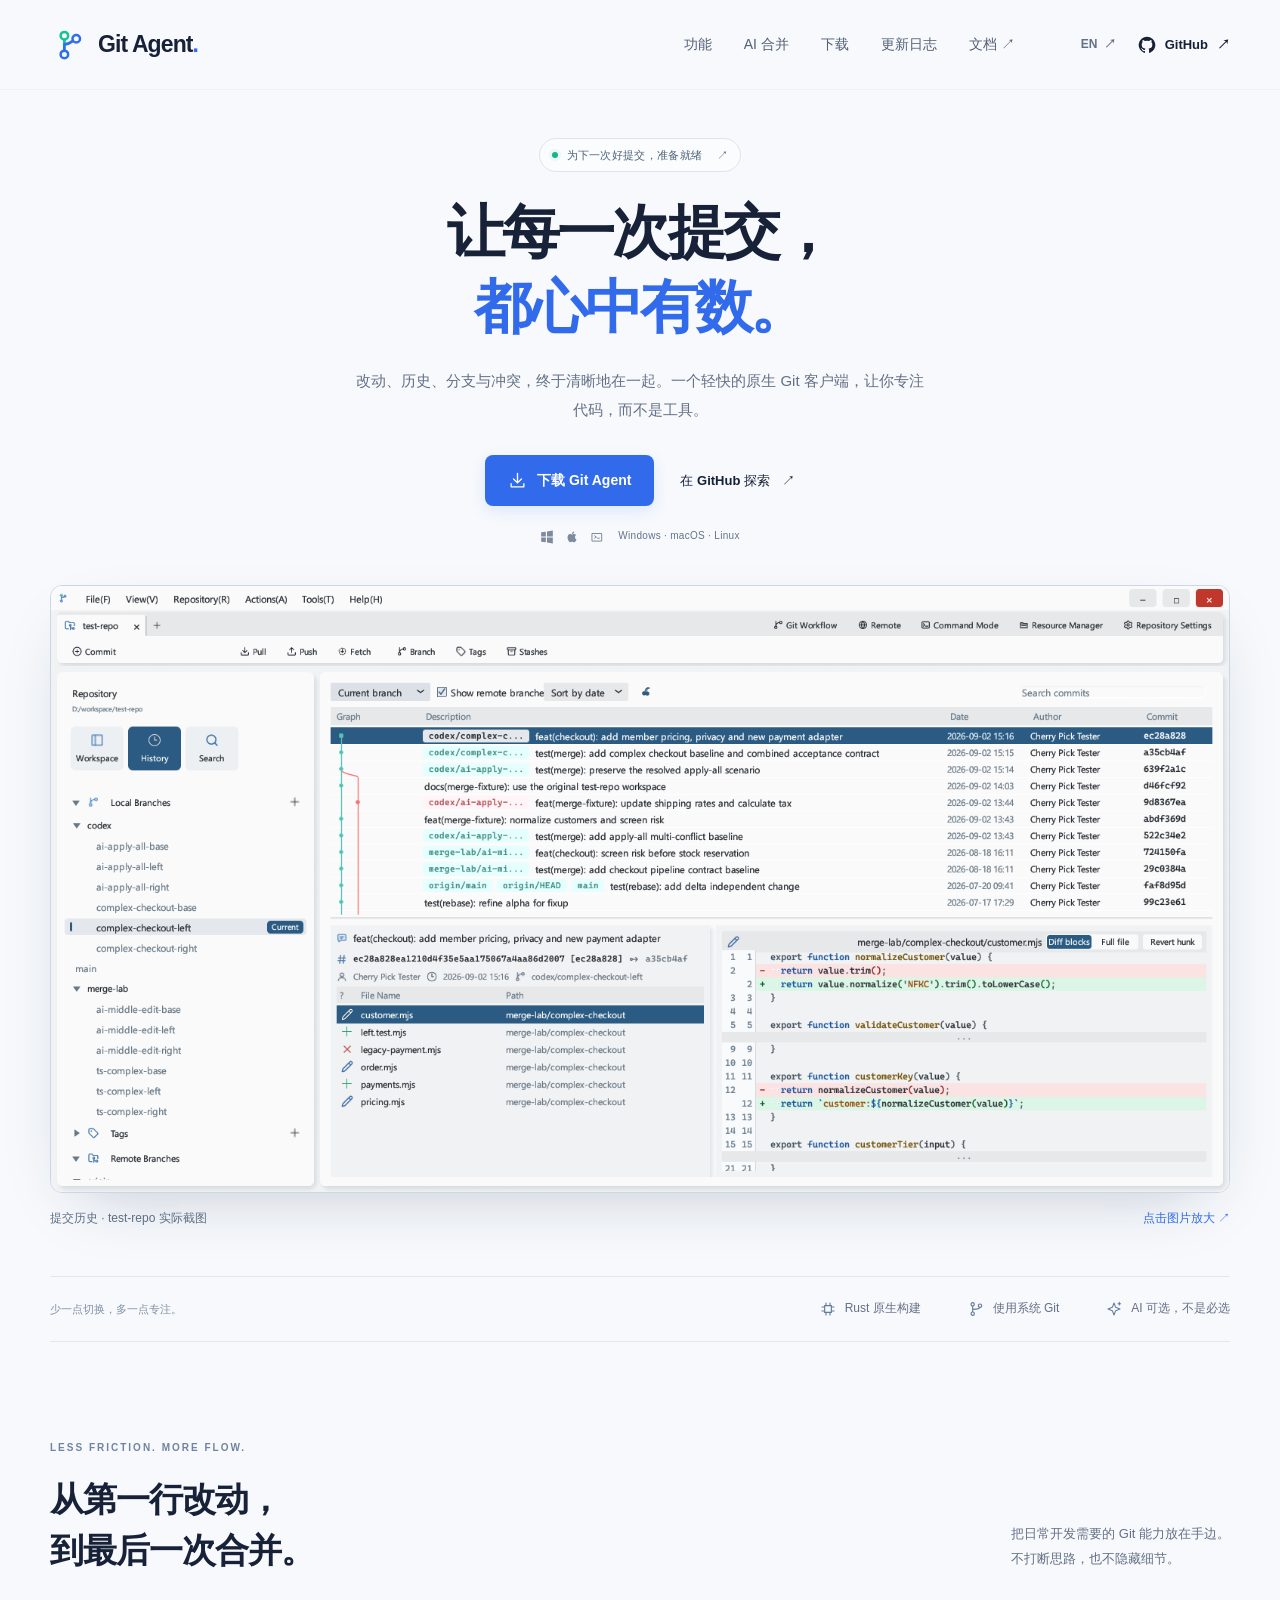
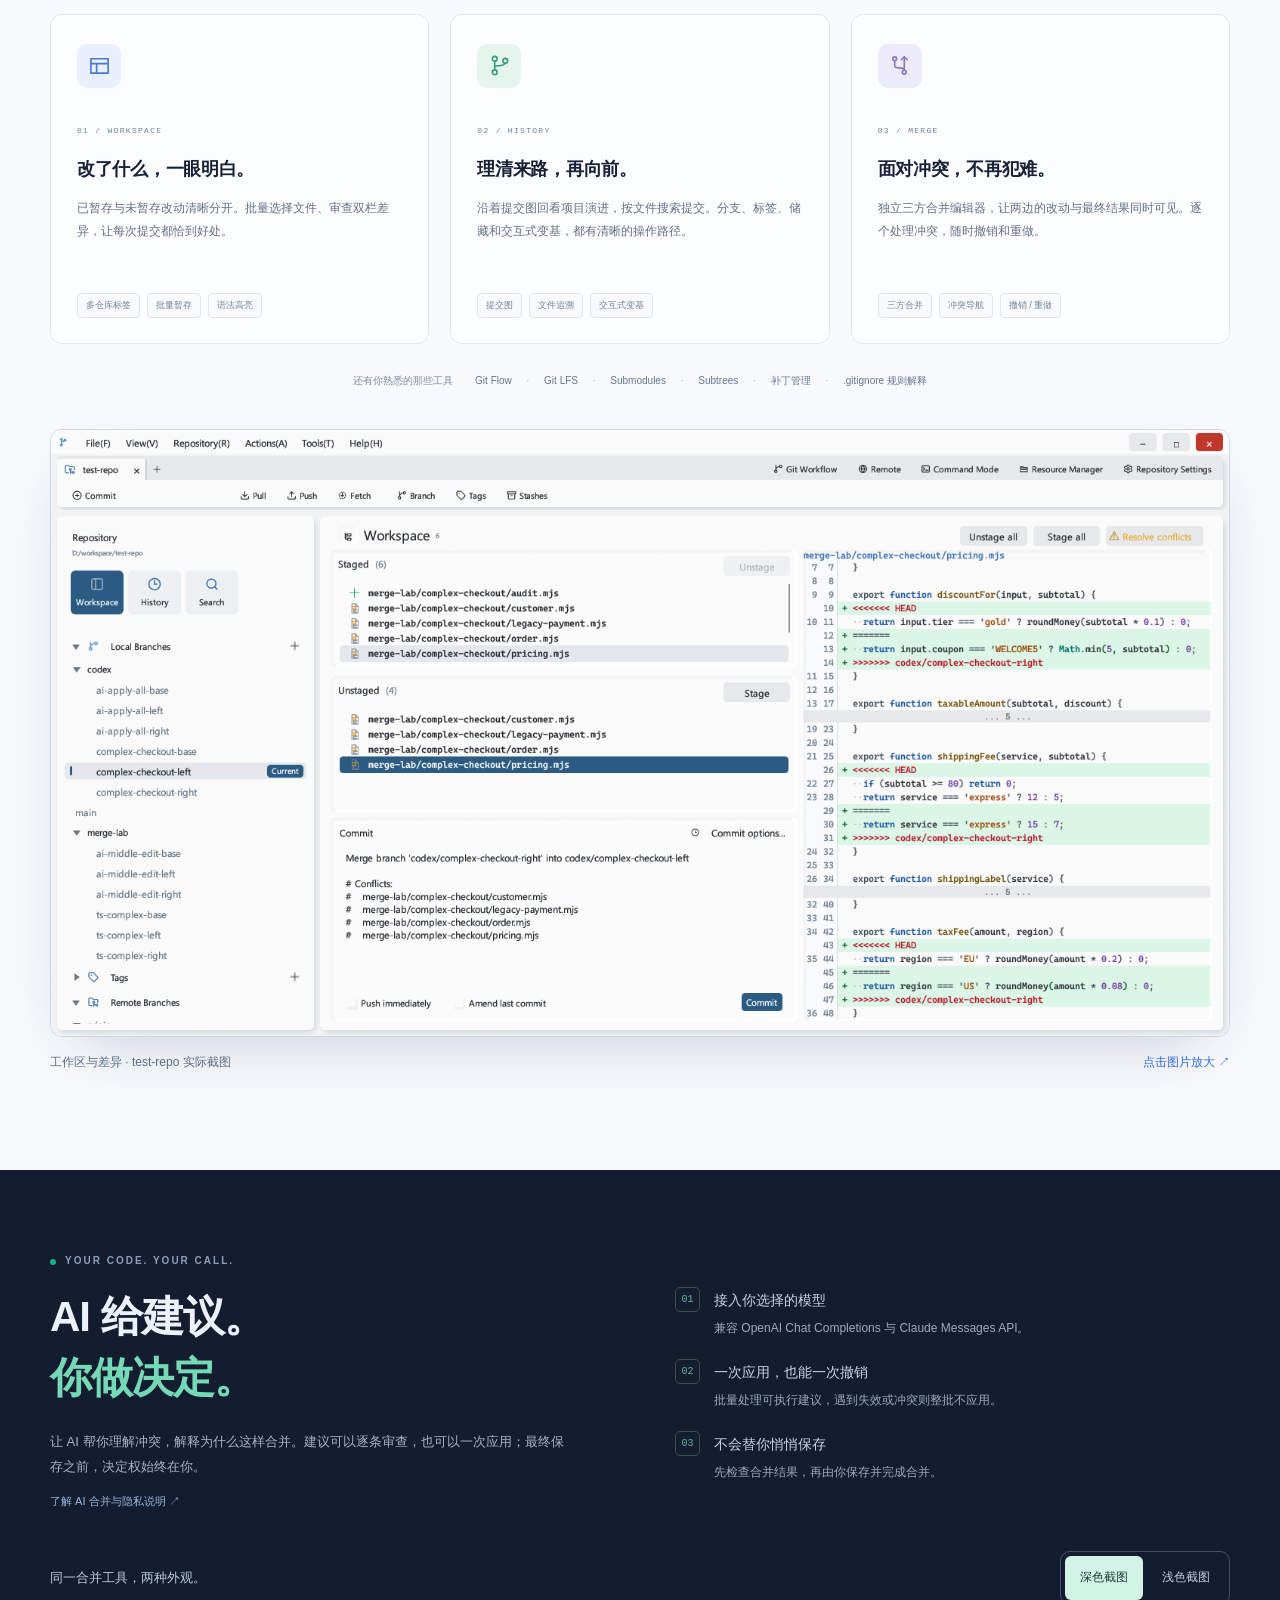
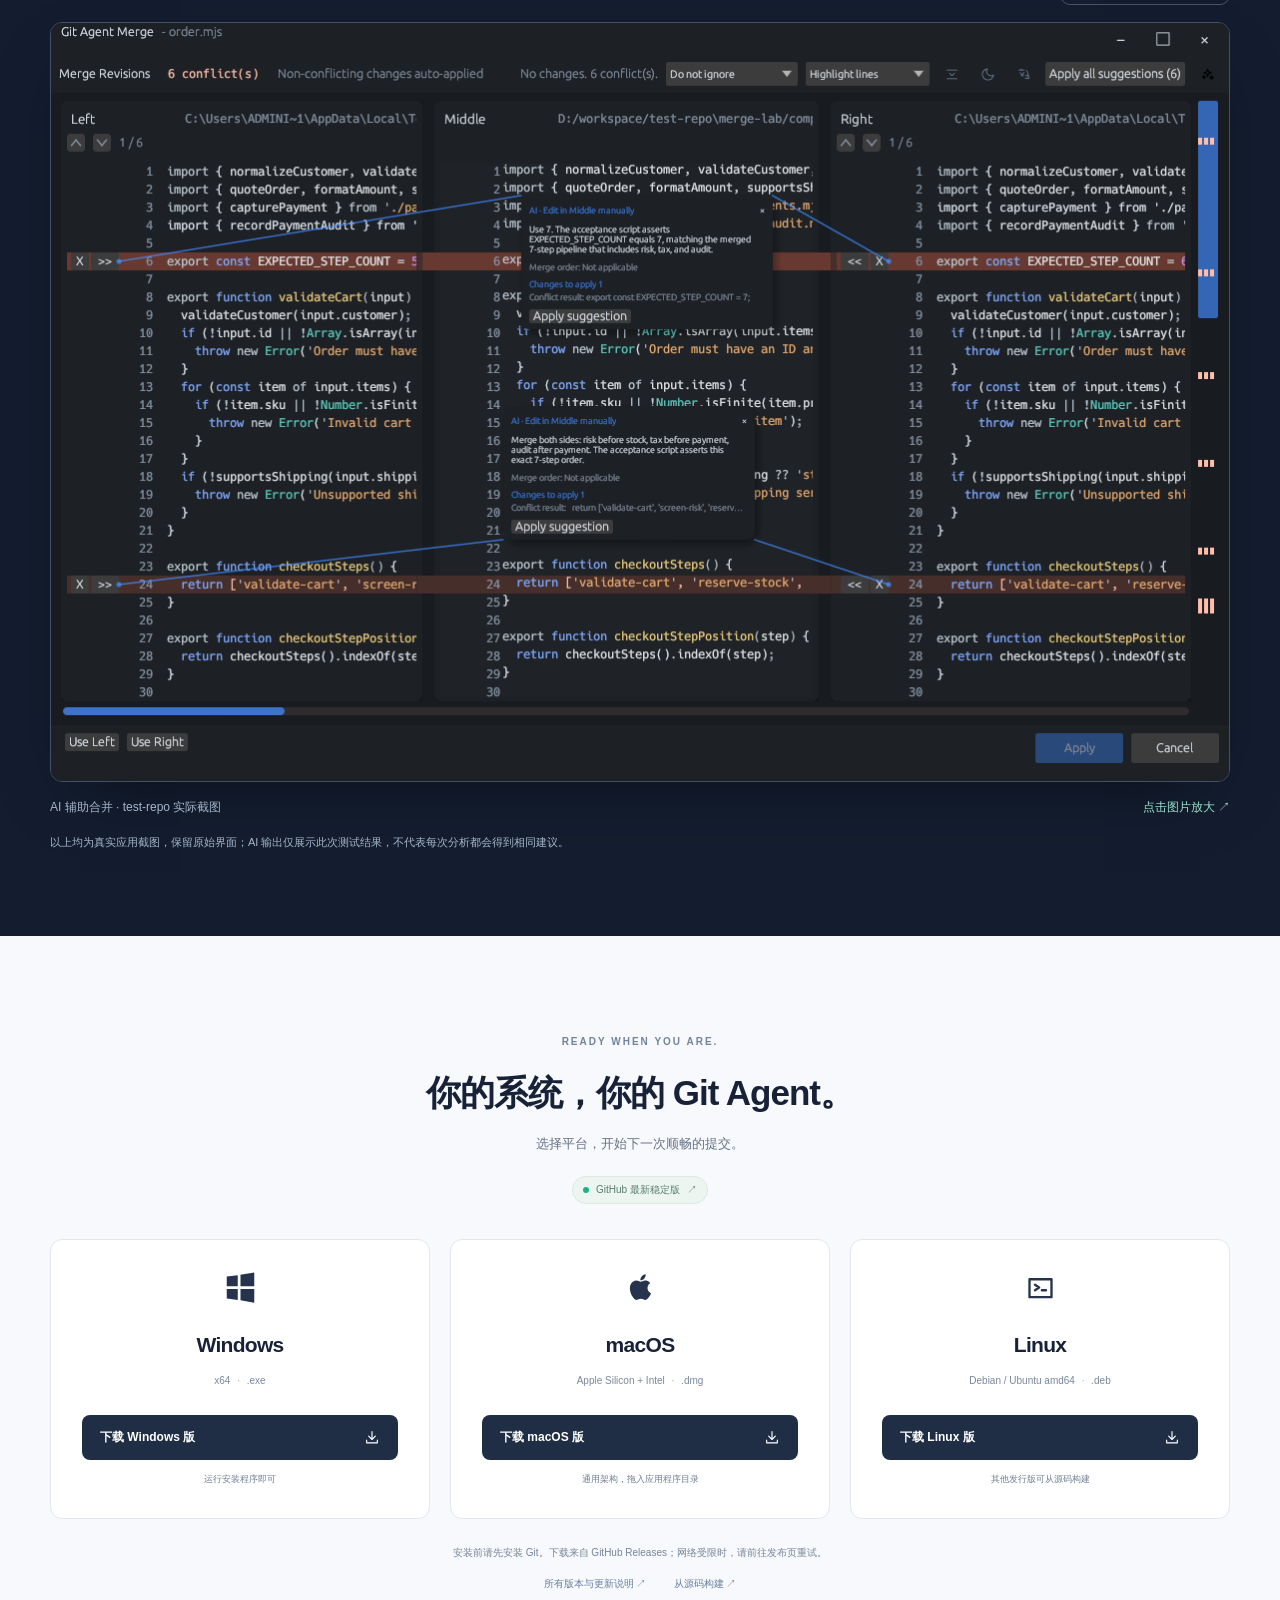
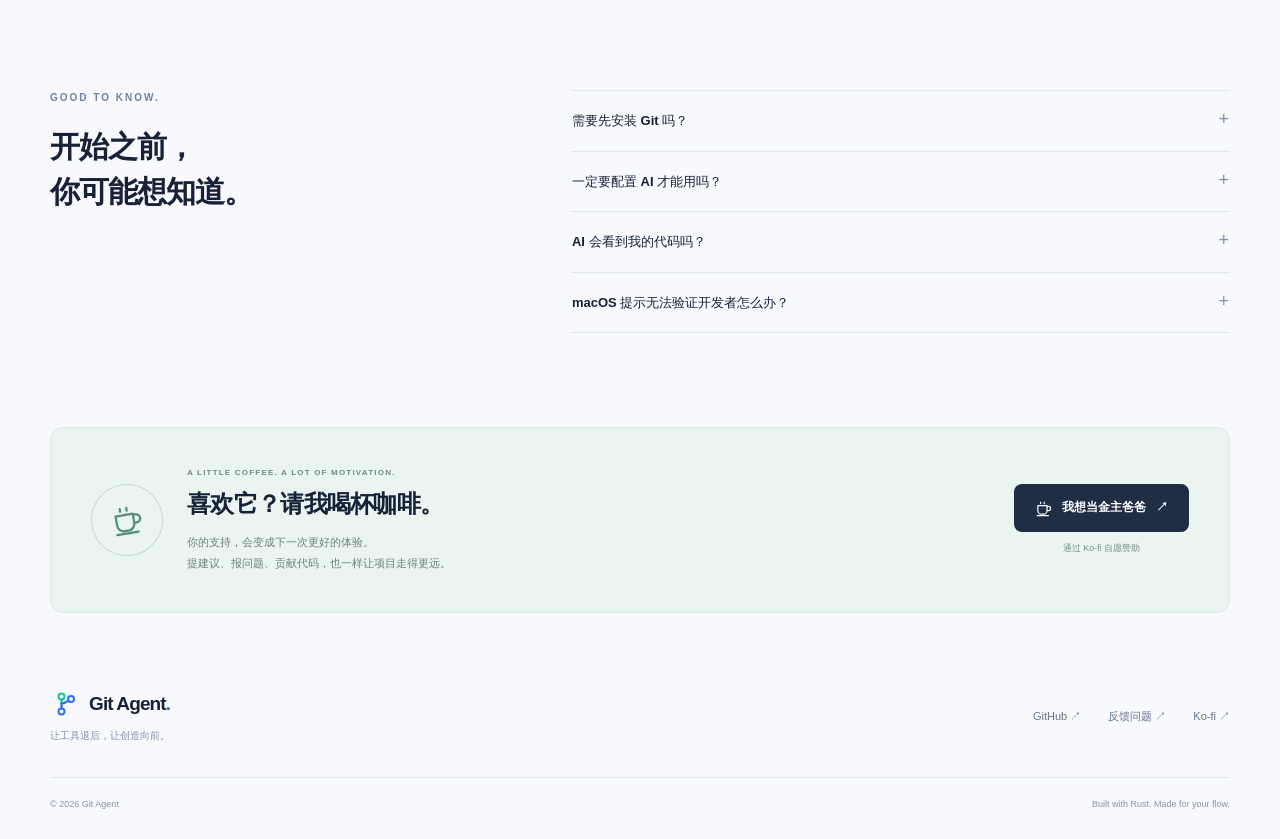
<file: website/public/index.html>
<!doctype html>
<html lang="zh-CN">
<head>
  <meta charset="utf-8">
  <meta name="viewport" content="width=device-width, initial-scale=1">
  <meta name="description" content="Git Agent：为 Windows、macOS 和 Linux 打造的原生桌面 Git 客户端。清晰的历史、直观的差异、由你掌控的 AI 辅助合并。">
  <meta name="theme-color" content="#f7f9fc">
  <meta property="og:type" content="website">
  <meta property="og:title" content="Git Agent — 让每一次提交，都心中有数。">
  <meta property="og:description" content="原生桌面 Git 客户端。管理改动、看懂历史、从容合并。支持 Windows、macOS 和 Linux。">
  <meta property="og:url" content="https://git-agent.emssion.com/">
  <meta property="og:image" content="https://git-agent.emssion.com/assets/history.png">
  <meta name="twitter:card" content="summary_large_image">
  <link rel="canonical" href="https://git-agent.emssion.com/">
  <link rel="icon" type="image/x-icon" sizes="256x256" href="favicon.ico?v=connected-1">
  <link rel="icon" type="image/svg+xml" sizes="any" href="assets/logo-ga.svg?v=connected-1">
  <link rel="stylesheet" href="styles.css?v=real-ui-2">
  <link rel="stylesheet" href="captures.css?v=real-ui-2">
  <title>Git Agent — 让每一次提交，都心中有数。</title>
  <script src="app.js?v=changelog-1" defer></script>
</head>
<body>
  <a class="skip-link" href="#main" data-i18n="skip">跳转到主要内容</a>
  <header class="site-header">
    <div class="container nav-wrap">
      <a class="brand" href="#" aria-label="Git Agent"><img src="assets/logo-ga.svg?v=connected-1" alt="" width="40" height="40"><span>Git Agent<span class="brand-dot">.</span></span></a>
      <nav class="main-nav" aria-label="Main navigation" id="main-nav">
        <a href="#features" data-i18n="nav.features">功能</a>
        <a href="#ai" data-i18n="nav.ai">AI 合并</a>
        <a href="#download" data-i18n="nav.download">下载</a>
        <a href="changelog.html?lang=zh" data-changelog-link data-i18n="nav.changelog">更新日志</a>
        <a href="https://github.com/adoin/git-Agent#readme" target="_blank" rel="noopener noreferrer" data-i18n="nav.docs">文档 ↗</a>
      </nav>
      <div class="nav-actions">
        <button class="language-button" id="language-toggle" aria-label="Switch to English" type="button">EN <span aria-hidden="true">↗</span></button>
        <a class="nav-github" href="https://github.com/adoin/git-Agent" target="_blank" rel="noopener noreferrer"><svg viewBox="0 0 24 24" aria-hidden="true"><use href="#icon-github"/></svg><span>GitHub</span><span aria-hidden="true">↗</span></a>
        <button class="mobile-toggle" id="menu-toggle" type="button" aria-label="打开菜单 / Open menu" aria-expanded="false" aria-controls="main-nav"><span></span><span></span></button>
      </div>
    </div>
  </header>

  <main id="main">
    <section class="hero container hero-real">
      <div class="hero-copy">
        <a class="release-pill" href="https://github.com/adoin/git-Agent/releases/latest" target="_blank" rel="noopener noreferrer"><span class="status-dot"></span><span data-i18n="hero.release">为下一次好提交，准备就绪</span><span aria-hidden="true">↗</span></a>
        <h1><span data-i18n="hero.title1">让每一次提交，</span><br><span class="accent" data-i18n="hero.title2">都心中有数。</span></h1>
        <p class="hero-description" data-i18n="hero.description">改动、历史、分支与冲突，终于清晰地在一起。一个轻快的原生 Git 客户端，让你专注代码，而不是工具。</p>
        <div class="hero-actions">
          <a class="button button-primary" href="#download"><svg viewBox="0 0 24 24" aria-hidden="true"><use href="#icon-download"/></svg><span data-i18n="hero.download">下载 Git Agent</span></a>
          <a class="text-link" href="https://github.com/adoin/git-Agent" target="_blank" rel="noopener noreferrer"><span data-i18n="hero.source">在 GitHub 探索</span><span aria-hidden="true">↗</span></a>
        </div>
        <div class="platform-line"><span class="tiny-platforms" aria-hidden="true"><svg viewBox="0 0 24 24"><use href="#icon-windows"/></svg><svg viewBox="0 0 24 24"><use href="#icon-apple"/></svg><svg viewBox="0 0 24 24"><use href="#icon-linux"/></svg></span><span>Windows · macOS · Linux</span></div>
      </div>
      <figure class="product-capture">
        <a class="capture-link" href="assets/history.png" data-capture="history" target="_blank" rel="noopener noreferrer" aria-describedby="history-caption">
          <img src="assets/history.png" width="1559" height="802" alt="Git Agent 实际截图：test-repo 的提交图、提交详情与代码差异" fetchpriority="high">
        </a>
        <figcaption class="capture-caption" id="history-caption"><span data-i18n="capture.history">提交历史 · test-repo 实际截图</span><span data-i18n="capture.zoom">点击图片放大 ↗</span></figcaption>
      </figure>
    </section>

    <div class="proof-strip container"><span data-i18n="proof.intro">少一点切换，多一点专注。</span><div><span><svg viewBox="0 0 24 24" aria-hidden="true"><use href="#icon-native"/></svg><span data-i18n="proof.native">Rust 原生构建</span></span><span><svg viewBox="0 0 24 24" aria-hidden="true"><use href="#icon-branch"/></svg><span data-i18n="proof.git">使用系统 Git</span></span><span><svg viewBox="0 0 24 24" aria-hidden="true"><use href="#icon-sparkles"/></svg><span data-i18n="proof.ai">AI 可选，不是必选</span></span></div></div>

    <section class="section container" id="features">
      <div class="section-heading"><div><span class="eyebrow">LESS FRICTION. MORE FLOW.</span><h2 data-i18n="features.title">从第一行改动，<br>到最后一次合并。</h2></div><p data-i18n="features.description">把日常开发需要的 Git 能力放在手边。<br>不打断思路，也不隐藏细节。</p></div>
      <div class="feature-grid">
        <article class="feature-card"><div class="feature-icon blue"><svg viewBox="0 0 24 24" aria-hidden="true"><use href="#icon-workspace"/></svg></div><span class="feature-number">01 / WORKSPACE</span><h3 data-i18n="features.workspace.title">改了什么，一眼明白。</h3><p data-i18n="features.workspace.body">已暂存与未暂存改动清晰分开。批量选择文件、审查双栏差异，让每次提交都恰到好处。</p><div class="feature-tags"><span data-i18n="features.workspace.tag1">多仓库标签</span><span data-i18n="features.workspace.tag2">批量暂存</span><span data-i18n="features.workspace.tag3">语法高亮</span></div></article>
        <article class="feature-card"><div class="feature-icon mint"><svg viewBox="0 0 24 24" aria-hidden="true"><use href="#icon-branch"/></svg></div><span class="feature-number">02 / HISTORY</span><h3 data-i18n="features.history.title">理清来路，再向前。</h3><p data-i18n="features.history.body">沿着提交图回看项目演进，按文件搜索提交。分支、标签、储藏和交互式变基，都有清晰的操作路径。</p><div class="feature-tags"><span data-i18n="features.history.tag1">提交图</span><span data-i18n="features.history.tag2">文件追溯</span><span data-i18n="features.history.tag3">交互式变基</span></div></article>
        <article class="feature-card"><div class="feature-icon lavender"><svg viewBox="0 0 24 24" aria-hidden="true"><use href="#icon-merge"/></svg></div><span class="feature-number">03 / MERGE</span><h3 data-i18n="features.merge.title">面对冲突，不再犯难。</h3><p data-i18n="features.merge.body">独立三方合并编辑器，让两边的改动与最终结果同时可见。逐个处理冲突，随时撤销和重做。</p><div class="feature-tags"><span data-i18n="features.merge.tag1">三方合并</span><span data-i18n="features.merge.tag2">冲突导航</span><span data-i18n="features.merge.tag3">撤销 / 重做</span></div></article>
      </div>
      <div class="more-tools"><span data-i18n="features.more">还有你熟悉的那些工具</span><p>Git Flow <i>·</i> Git LFS <i>·</i> Submodules <i>·</i> Subtrees <i>·</i> <span data-i18n="features.patches">补丁管理</span> <i>·</i> <span data-i18n="features.ignore">.gitignore 规则解释</span></p></div>
      <figure class="product-capture">
        <a class="capture-link" href="assets/workspace.png" data-capture="workspace" target="_blank" rel="noopener noreferrer" aria-describedby="workspace-caption">
          <img src="assets/workspace.png" width="1559" height="802" alt="Git Agent 实际截图：test-repo 工作区的暂存文件、未暂存文件与双栏差异" loading="lazy" decoding="async">
        </a>
        <figcaption class="capture-caption" id="workspace-caption"><span data-i18n="capture.workspace">工作区与差异 · test-repo 实际截图</span><span data-i18n="capture.zoom">点击图片放大 ↗</span></figcaption>
      </figure>
    </section>

    <section class="ai-section" id="ai"><div class="container ai-layout ai-real">
      <div class="ai-copy"><span class="eyebrow"><span class="status-dot"></span> YOUR CODE. YOUR CALL.</span><h2 data-i18n="ai.title">AI 给建议。<br><span>你做决定。</span></h2><p data-i18n="ai.description">让 AI 帮你理解冲突，解释为什么这样合并。建议可以逐条审查，也可以一次应用；最终保存之前，决定权始终在你。</p><ul class="ai-points"><li><span>01</span><div><strong data-i18n="ai.point1.title">接入你选择的模型</strong><p data-i18n="ai.point1.body">兼容 OpenAI Chat Completions 与 Claude Messages API。</p></div></li><li><span>02</span><div><strong data-i18n="ai.point2.title">一次应用，也能一次撤销</strong><p data-i18n="ai.point2.body">批量处理可执行建议，遇到失效或冲突则整批不应用。</p></div></li><li><span>03</span><div><strong data-i18n="ai.point3.title">不会替你悄悄保存</strong><p data-i18n="ai.point3.body">先检查合并结果，再由你保存并完成合并。</p></div></li></ul><a class="ai-doc-link" href="https://github.com/adoin/git-Agent#ai-assisted-merging" target="_blank" rel="noopener noreferrer"><span data-i18n="ai.docs">了解 AI 合并与隐私说明</span> ↗</a></div>
      <figure class="product-capture merge-capture">
        <div class="capture-toolbar"><span data-i18n="capture.themes">同一合并工具，两种外观。</span><div class="capture-themes" role="group" aria-labelledby="theme-label"><span id="theme-label" class="visually-hidden" data-i18n="capture.themeLabel">截图主题</span><button type="button" data-capture-theme="dark" aria-pressed="true" aria-controls="merge-image" data-i18n="capture.dark">深色截图</button><button type="button" data-capture-theme="light" aria-pressed="false" aria-controls="merge-image" data-i18n="capture.light">浅色截图</button></div></div>
        <a class="capture-link" id="merge-capture-link" href="assets/merge-dark.png" data-capture="merge-dark" target="_blank" rel="noopener noreferrer" aria-describedby="merge-caption">
          <img id="merge-image" src="assets/merge-dark.png" width="1180" height="760" alt="Git Agent 深色模式实际截图：三方合并编辑器、AI 合并建议与应用所有建议入口" loading="lazy" decoding="async">
        </a>
        <figcaption class="capture-caption" id="merge-caption"><span data-i18n="capture.merge">AI 辅助合并 · test-repo 实际截图</span><span data-i18n="capture.zoom">点击图片放大 ↗</span></figcaption>
        <p class="capture-note" data-i18n="capture.note">以上均为真实应用截图，保留原始界面；AI 输出仅展示此次测试结果，不代表每次分析都会得到相同建议。</p>
        <noscript><p><a href="assets/merge-light.png" target="_blank" rel="noopener noreferrer">查看浅色原图 / View the light screenshot ↗</a></p></noscript>
      </figure>
    </div></section>

    <section class="section container download-section" id="download"><div class="center-heading"><span class="eyebrow">READY WHEN YOU ARE.</span><h2 data-i18n="download.title">你的系统，你的 Git Agent。</h2><p data-i18n="download.description">选择平台，开始下一次顺畅的提交。</p><a id="release-version" class="version-label" href="https://github.com/adoin/git-Agent/releases/latest" target="_blank" rel="noopener noreferrer"><span class="status-dot"></span><span data-i18n="download.latest">GitHub 最新稳定版</span><span aria-hidden="true">↗</span></a></div>
      <div class="download-grid">
        <article class="download-card" data-platform="windows"><svg class="os-icon" viewBox="0 0 24 24" aria-hidden="true"><use href="#icon-windows"/></svg><h3>Windows</h3><p>x64 <span>·</span> .exe</p><a class="button button-dark platform-download" data-os="windows" href="https://github.com/adoin/git-Agent/releases/latest" target="_blank" rel="noopener noreferrer"><span data-i18n="download.windows">下载 Windows 版</span><svg viewBox="0 0 24 24" aria-hidden="true"><use href="#icon-download"/></svg></a><span class="download-note" data-i18n="download.windows.note">运行安装程序即可</span></article>
        <article class="download-card" data-platform="macos"><svg class="os-icon" viewBox="0 0 24 24" aria-hidden="true"><use href="#icon-apple"/></svg><h3>macOS</h3><p>Apple Silicon + Intel <span>·</span> .dmg</p><a class="button button-dark platform-download" data-os="macos" href="https://github.com/adoin/git-Agent/releases/latest" target="_blank" rel="noopener noreferrer"><span data-i18n="download.macos">下载 macOS 版</span><svg viewBox="0 0 24 24" aria-hidden="true"><use href="#icon-download"/></svg></a><span class="download-note" data-i18n="download.macos.note">通用架构，拖入应用程序目录</span></article>
        <article class="download-card" data-platform="linux"><svg class="os-icon" viewBox="0 0 24 24" aria-hidden="true"><use href="#icon-linux"/></svg><h3>Linux</h3><p>Debian / Ubuntu amd64 <span>·</span> .deb</p><a class="button button-dark platform-download" data-os="linux" href="https://github.com/adoin/git-Agent/releases/latest" target="_blank" rel="noopener noreferrer"><span data-i18n="download.linux">下载 Linux 版</span><svg viewBox="0 0 24 24" aria-hidden="true"><use href="#icon-download"/></svg></a><span class="download-note" data-i18n="download.linux.note">其他发行版可从源码构建</span></article>
      </div>
      <p class="download-footnote" data-i18n="download.note">安装前请先安装 Git。下载来自 GitHub Releases；网络受限时，请前往发布页重试。</p><div class="download-links"><a href="https://github.com/adoin/git-Agent/releases" target="_blank" rel="noopener noreferrer" data-i18n="download.releases">所有版本与更新说明 ↗</a><a href="https://github.com/adoin/git-Agent#build-from-source" target="_blank" rel="noopener noreferrer" data-i18n="download.source">从源码构建 ↗</a></div>
    </section>

    <section class="faq-section container"><div><span class="eyebrow">GOOD TO KNOW.</span><h2 data-i18n="faq.title">开始之前，<br>你可能想知道。</h2></div><div class="faq-list"><details><summary data-i18n="faq.git.q">需要先安装 Git 吗？</summary><p data-i18n="faq.git.a">需要。Git Agent 使用系统中已安装的 Git，请确认终端里可以运行 git --version。远程操作使用你现有的 Git / SSH 凭据配置。</p></details><details><summary data-i18n="faq.ai.q">一定要配置 AI 才能用吗？</summary><p data-i18n="faq.ai.a">不需要。日常提交、分支、历史、差异和手动合并均可独立使用。AI 是可选辅助功能，需要自备兼容的模型服务，服务商可能收取调用费用。</p></details><details><summary data-i18n="faq.privacy.q">AI 会看到我的代码吗？</summary><p data-i18n="faq.privacy.a">发起 AI 分析时，文件内容、冲突上下文、相关源码和 Git 历史可能发送给你配置的模型服务商。请先确认数据政策与仓库规范，不要在未获许可时发送私有代码。</p></details><details><summary data-i18n="faq.mac.q">macOS 提示无法验证开发者怎么办？</summary><p><span data-i18n="faq.mac.a">当前安装包使用临时签名，尚未经过 Apple 公证。请先核实下载来源，再按 Apple 官方说明操作，不要关闭系统级安全检查。</span> <a href="https://support.apple.com/en-us/102445" target="_blank" rel="noopener noreferrer" data-i18n="faq.mac.link">查看 Apple 指南 ↗</a></p></details></div></section>

    <section class="support-section container" id="support"><div class="support-art" aria-hidden="true"><svg viewBox="0 0 24 24"><use href="#icon-coffee"/></svg></div><div class="support-copy"><span class="eyebrow">A LITTLE COFFEE. A LOT OF MOTIVATION.</span><h2 data-i18n="support.title">喜欢它？请我喝杯咖啡。</h2><p data-i18n="support.description">你的支持，会变成下一次更好的体验。<br>提建议、报问题、贡献代码，也一样让项目走得更远。</p></div><div class="support-action"><a class="button button-dark" href="https://ko-fi.com/adoin" target="_blank" rel="noopener noreferrer"><svg viewBox="0 0 24 24" aria-hidden="true"><use href="#icon-coffee"/></svg><span data-i18n="support.button">我想当金主爸爸</span><span aria-hidden="true">↗</span></a><span data-i18n="support.note">通过 Ko-fi 自愿赞助</span></div></section>
  </main>

  <footer class="site-footer container"><div><a class="brand" href="#" aria-label="Git Agent"><img src="assets/logo-ga.svg?v=connected-1" alt="" width="32" height="32"><span>Git Agent<span class="brand-dot">.</span></span></a><p data-i18n="footer.tagline">让工具退后，让创造向前。</p></div><div class="footer-links"><a href="https://github.com/adoin/git-Agent" target="_blank" rel="noopener noreferrer">GitHub ↗</a><a href="https://github.com/adoin/git-Agent/issues" target="_blank" rel="noopener noreferrer" data-i18n="footer.issues">反馈问题 ↗</a><a href="https://ko-fi.com/adoin" target="_blank" rel="noopener noreferrer">Ko-fi ↗</a></div><div class="footer-bottom"><span>© 2026 Git Agent</span><span>Built with Rust. Made for your flow.</span></div></footer>
  <dialog class="capture-dialog" id="capture-dialog" aria-labelledby="capture-dialog-title">
    <div class="capture-dialog-bar"><h2 id="capture-dialog-title" data-i18n="capture.dialogTitle">应用实际截图</h2><div><a id="capture-original" href="assets/history.png" target="_blank" rel="noopener noreferrer" data-i18n="capture.original">打开原图 ↗</a><button id="capture-close" type="button" autofocus data-i18n="capture.close">关闭 ✕</button></div></div>
    <div class="capture-dialog-image"><img id="capture-full" src="assets/history.png" width="1559" height="802" alt="Git Agent 实际截图"></div>
  </dialog>
  <svg class="icon-definitions" xmlns="http://www.w3.org/2000/svg" aria-hidden="true"><defs>
    <symbol id="icon-download" viewBox="0 0 24 24"><path d="M12 3v12m-5-5 5 5 5-5M4 16v4h16v-4" fill="none" stroke="currentColor" stroke-width="1.7" stroke-linecap="round" stroke-linejoin="round"/></symbol>
    <symbol id="icon-github" viewBox="0 0 24 24"><path fill="currentColor" d="M12 .9a11.1 11.1 0 0 0-3.51 21.63c.55.1.76-.24.76-.53v-2.07c-3.09.67-3.74-1.31-3.74-1.31-.5-1.28-1.23-1.62-1.23-1.62-1.01-.69.08-.68.08-.68 1.12.08 1.7 1.14 1.7 1.14.99 1.7 2.6 1.2 3.24.92.1-.72.38-1.2.7-1.48-2.47-.28-5.07-1.24-5.07-5.5 0-1.22.44-2.21 1.14-2.99-.11-.28-.49-1.41.11-2.94 0 0 .94-.3 3.05 1.14a10.6 10.6 0 0 1 5.55 0c2.11-1.43 3.05-1.14 3.05-1.14.6 1.53.22 2.66.11 2.94.71.78 1.14 1.77 1.14 2.99 0 4.27-2.6 5.21-5.08 5.49.4.34.75 1.02.75 2.06V22c0 .3.2.64.76.53A11.1 11.1 0 0 0 12 .9Z"/></symbol>
    <symbol id="icon-windows" viewBox="0 0 24 24"><path fill="currentColor" d="m2 4 8-1v8H2zm10-1.3L22 1v10H12zM2 13h8v8l-8-1zm10 0h10v10l-10-1.7z"/></symbol>
    <symbol id="icon-apple" viewBox="0 0 24 24"><path fill="currentColor" d="M17.1 12.3c0-2.3 1.9-3.5 2-3.6-1.1-1.6-2.8-1.8-3.4-1.8-1.5-.2-2.9.9-3.6.9-.8 0-1.9-.9-3.1-.9-1.6 0-3.1 1-3.9 2.4-1.7 2.9-.4 7.1 1.2 9.4.8 1.1 1.7 2.3 2.9 2.3 1.2-.1 1.6-.8 3.1-.8s1.9.8 3.2.8c1.3 0 2.1-1.1 2.8-2.2.9-1.3 1.3-2.6 1.4-2.7-.1 0-2.6-1-2.6-3.8ZM14.8 5.4c.6-.8 1.1-1.9 1-3-.9 0-2.1.6-2.8 1.4-.6.7-1.2 1.8-1.1 2.9 1.1.1 2.2-.5 2.9-1.3Z"/></symbol>
    <symbol id="icon-linux" viewBox="0 0 24 24"><path d="M4 6h16v13H4zM8 10l3 2-3 2m5 0h3" fill="none" stroke="currentColor" stroke-width="1.7" stroke-linecap="round" stroke-linejoin="round"/></symbol>
    <symbol id="icon-workspace" viewBox="0 0 24 24"><path d="M3 5h18v15H3zM3 10h18M9 10v10" fill="none" stroke="currentColor" stroke-width="1.7" stroke-linejoin="round"/></symbol>
    <symbol id="icon-branch" viewBox="0 0 24 24"><g fill="none" stroke="currentColor" stroke-width="1.7"><circle cx="7" cy="5" r="2.5"/><circle cx="7" cy="19" r="2.5"/><circle cx="18" cy="7" r="2.5"/><path d="M7 7.5v9m0-4c7 0 11-1 11-3"/></g></symbol>
    <symbol id="icon-merge" viewBox="0 0 24 24"><path d="M7 7v5c0 5 10 0 10 5M17 17V3m-3 3 3-3 3 3" fill="none" stroke="currentColor" stroke-width="1.7" stroke-linecap="round" stroke-linejoin="round"/><g fill="none" stroke="currentColor" stroke-width="1.7"><circle cx="7" cy="5" r="2"/><circle cx="17" cy="19" r="2"/></g></symbol>
    <symbol id="icon-sparkles" viewBox="0 0 24 24"><path d="m12 3 2.5 6.5L21 12l-6.5 2.5L12 21l-2.5-6.5L3 12l6.5-2.5L12 3ZM20 2v4m-2-2h4" fill="none" stroke="currentColor" stroke-width="1.6" stroke-linecap="round" stroke-linejoin="round"/></symbol>
    <symbol id="icon-native" viewBox="0 0 24 24"><path d="M7 7h10v10H7zM9 3v4m6-4v4M9 17v4m6-4v4M3 9h4m-4 6h4m10-6h4m-4 6h4" fill="none" stroke="currentColor" stroke-width="1.7" stroke-linecap="round"/></symbol>
    <symbol id="icon-coffee" viewBox="0 0 24 24"><path d="M4 8h13v7a5 5 0 0 1-5 5H9a5 5 0 0 1-5-5V8Zm13 1h2a3 3 0 0 1 0 6h-2M8 3v2m5-2v2M3 22h16" fill="none" stroke="currentColor" stroke-width="1.7" stroke-linecap="round" stroke-linejoin="round"/></symbol>
  </defs></svg>
</body>
</html>
</file>
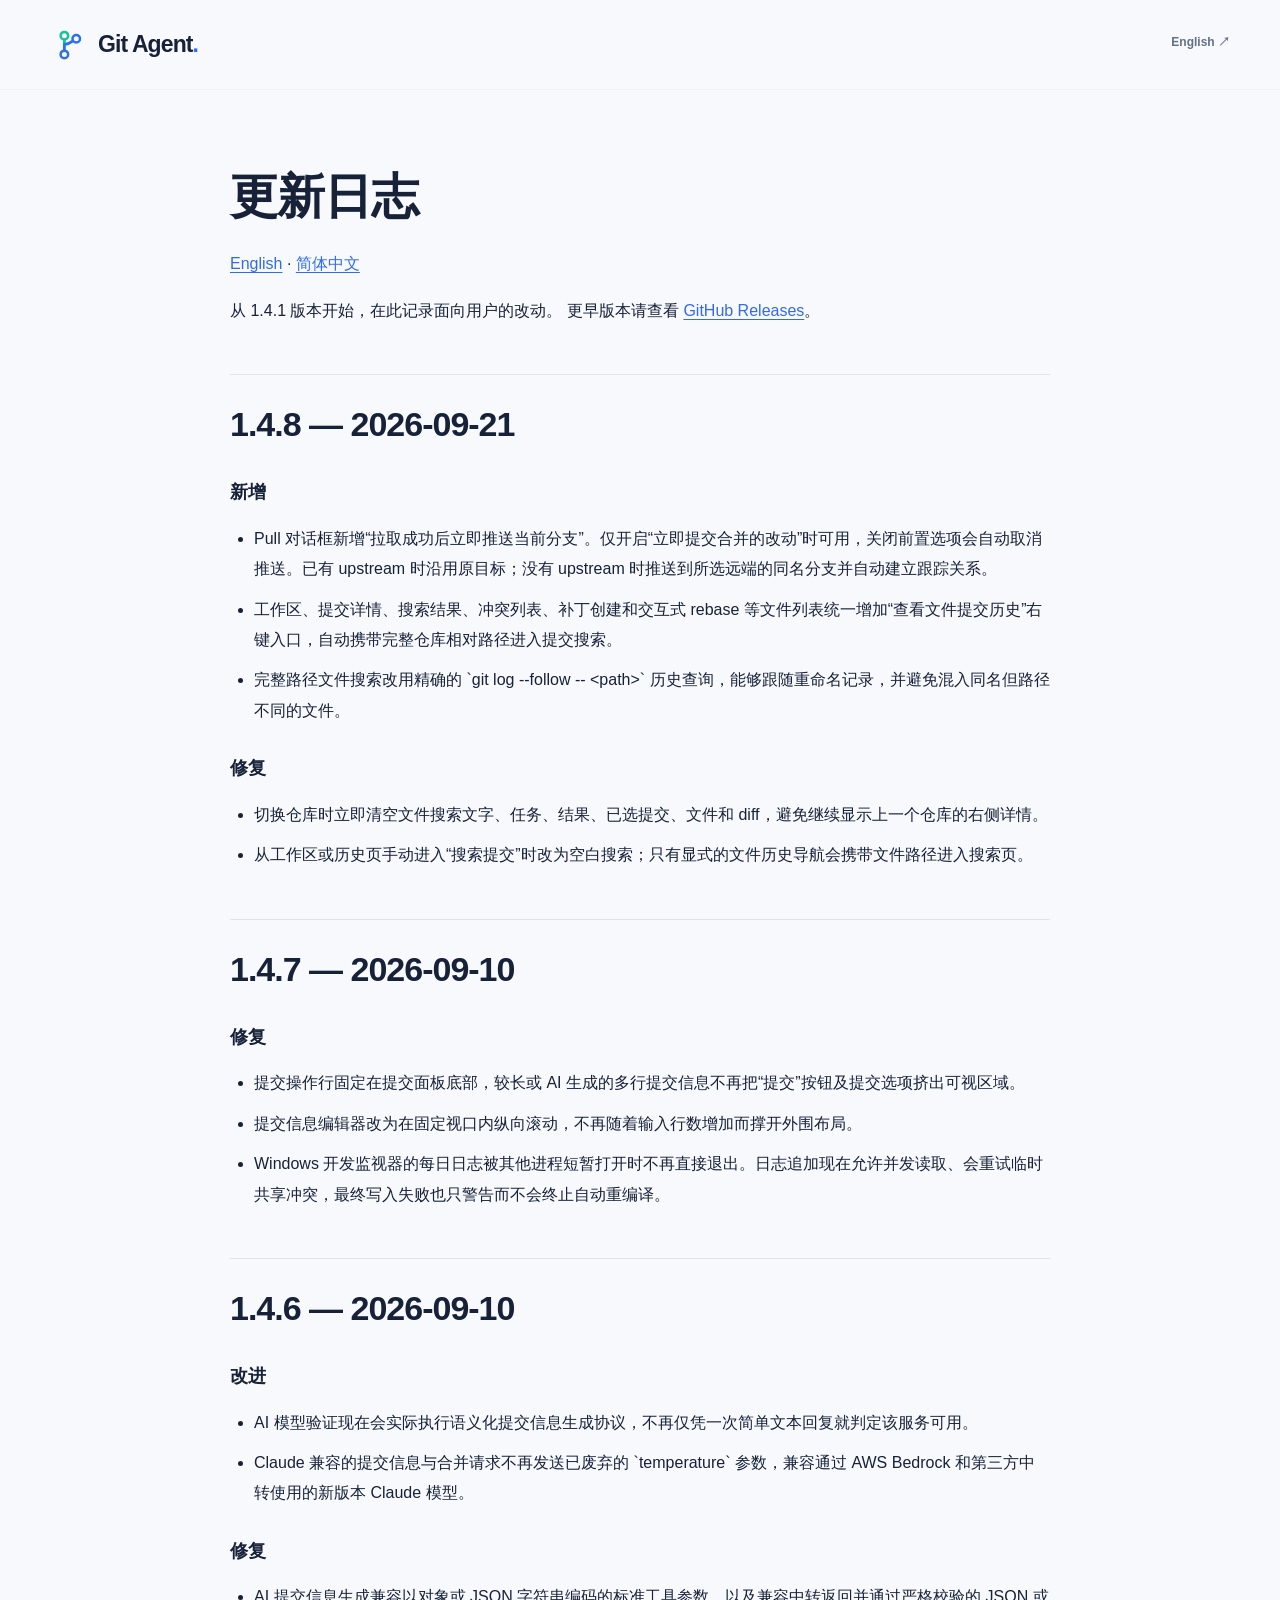
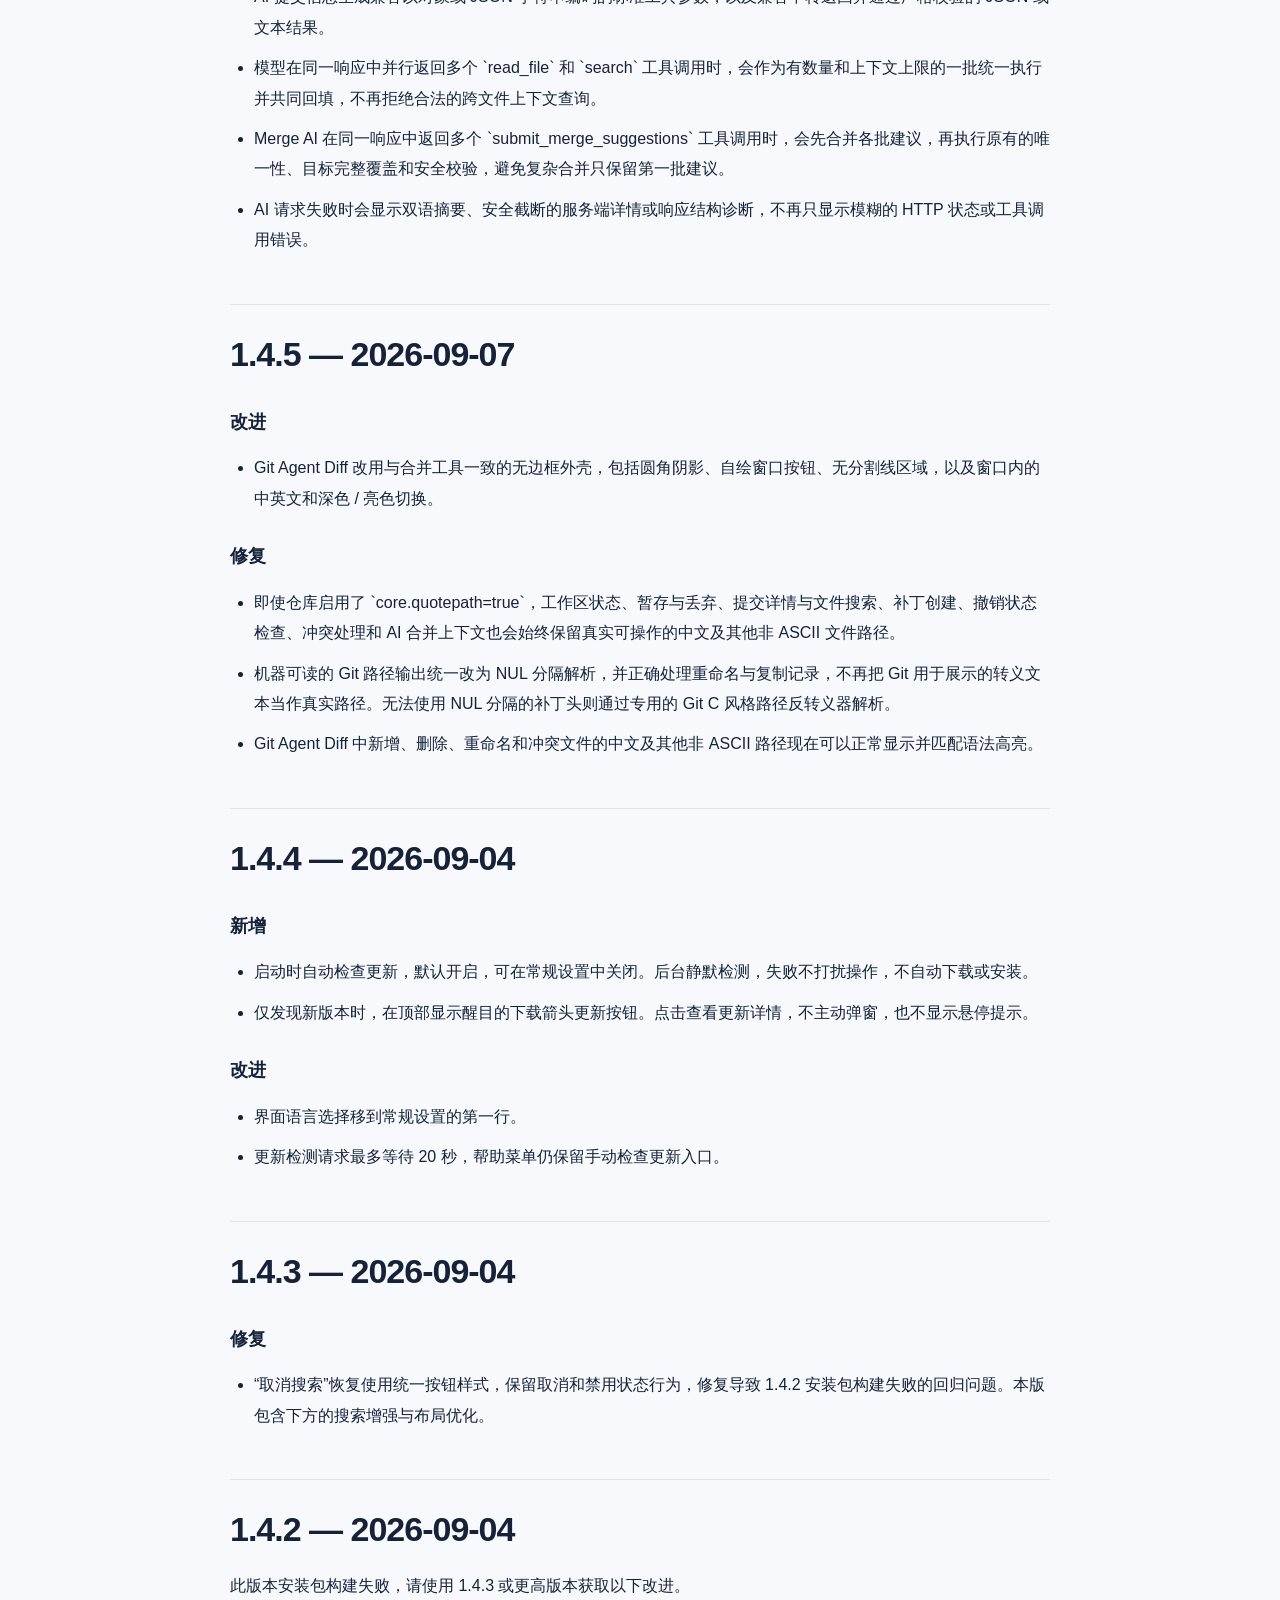
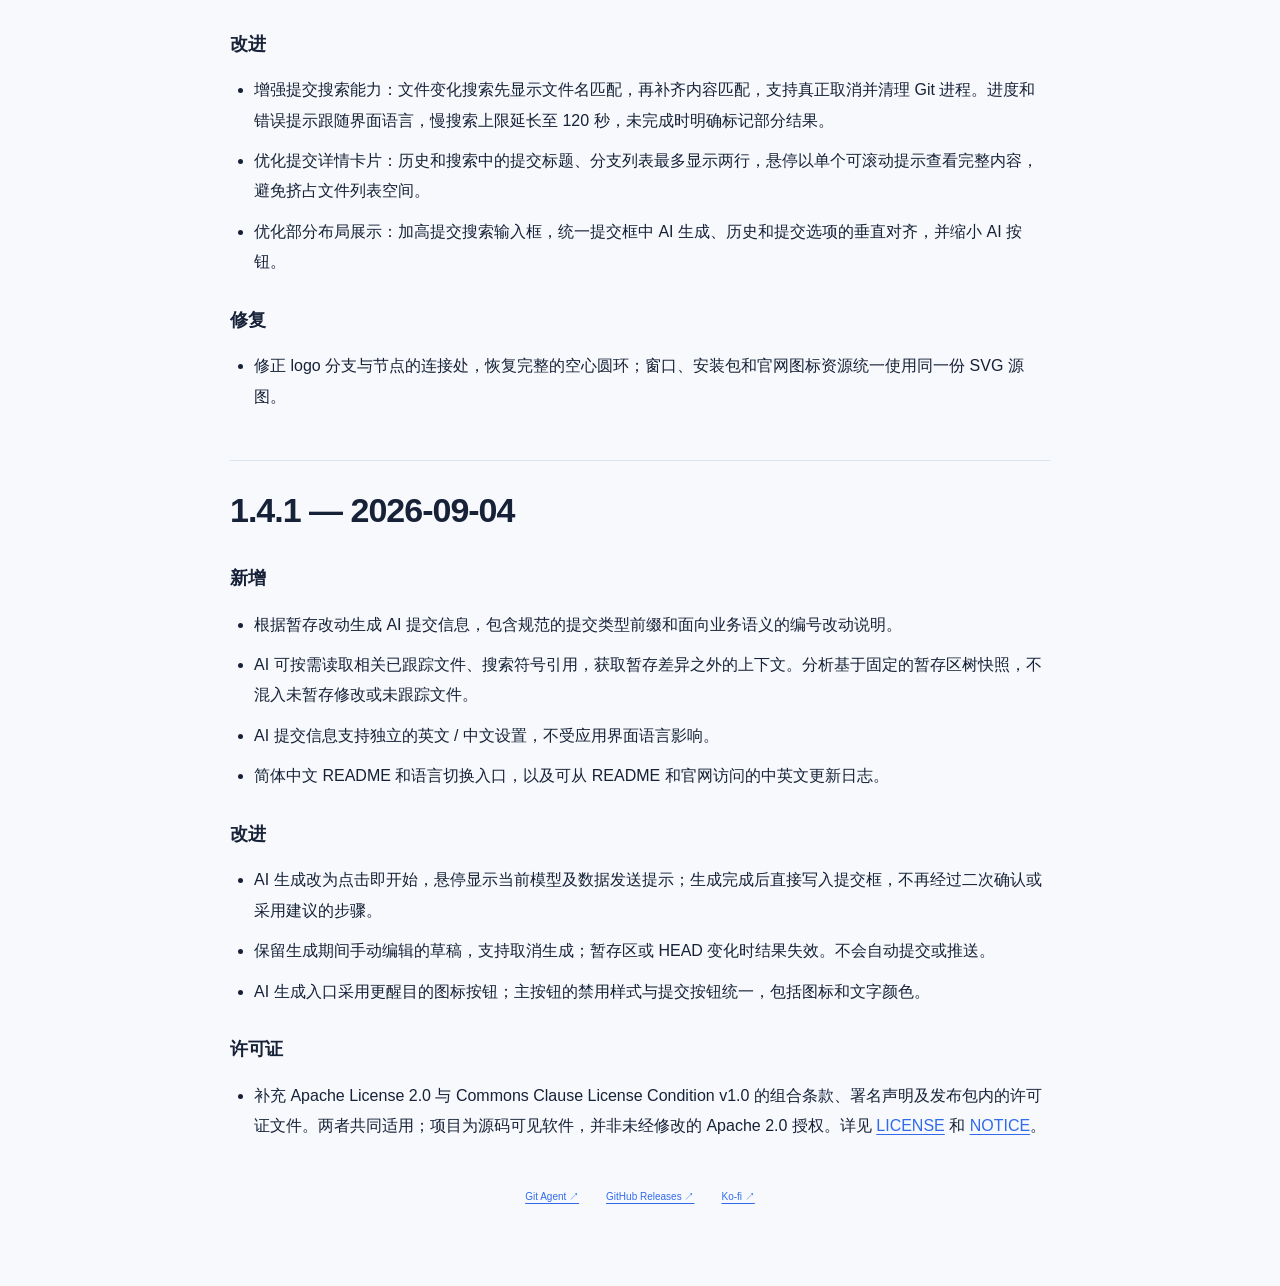
<file: website/public/changelog.html>
<!doctype html>
<!-- Generated by website/build_changelog.py. Edit the root CHANGELOG*.md files. -->
<html lang="zh-CN">
<head>
  <meta charset="utf-8">
  <meta name="viewport" content="width=device-width, initial-scale=1">
  <meta name="description" content="Git Agent 中英文版本更新日志 / Bilingual version changelog.">
  <title>更新日志 / Changelog — Git Agent</title>
  <link rel="canonical" href="https://git-agent.emssion.com/changelog.html">
  <link rel="icon" type="image/x-icon" sizes="256x256" href="favicon.ico?v=connected-1">
  <link rel="icon" type="image/svg+xml" sizes="any" href="assets/logo-ga.svg?v=connected-1">
  <link rel="stylesheet" href="styles.css?v=real-ui-2">
  <link rel="stylesheet" href="changelog.css?v=1">
  <script src="changelog.js?v=1" defer></script>
</head>
<body>
  <a class="skip-link" href="#main">跳转到更新日志 / Skip to changelog</a>
  <header class="site-header">
    <nav class="container nav-wrap" aria-label="Changelog navigation">
      <a class="brand" href="./" data-home><img src="assets/logo-ga.svg?v=connected-1" alt="" width="40" height="40"><span>Git Agent<span class="brand-dot">.</span></span></a>
      <a class="language-button" href="?lang=en" data-language-toggle>English ↗</a>
    </nav>
  </header>
  <main id="main" class="container changelog">
<section data-language="zh" lang="zh-CN">
<h1>更新日志</h1>
<p><a href="?lang=en">English</a> · <a href="?lang=zh">简体中文</a></p>
<p>从 1.4.1 版本开始，在此记录面向用户的改动。 更早版本请查看 <a href="https://github.com/adoin/git-Agent/releases">GitHub Releases</a>。</p>
<h2>1.4.8 — 2026-09-21</h2>
<h3>新增</h3>
<ul>
<li>Pull 对话框新增“拉取成功后立即推送当前分支”。仅开启“立即提交合并的改动”时可用，关闭前置选项会自动取消推送。已有 upstream 时沿用原目标；没有 upstream 时推送到所选远端的同名分支并自动建立跟踪关系。</li>
<li>工作区、提交详情、搜索结果、冲突列表、补丁创建和交互式 rebase 等文件列表统一增加“查看文件提交历史”右键入口，自动携带完整仓库相对路径进入提交搜索。</li>
<li>完整路径文件搜索改用精确的 `git log --follow -- &lt;path&gt;` 历史查询，能够跟随重命名记录，并避免混入同名但路径不同的文件。</li>
</ul>
<h3>修复</h3>
<ul>
<li>切换仓库时立即清空文件搜索文字、任务、结果、已选提交、文件和 diff，避免继续显示上一个仓库的右侧详情。</li>
<li>从工作区或历史页手动进入“搜索提交”时改为空白搜索；只有显式的文件历史导航会携带文件路径进入搜索页。</li>
</ul>
<h2>1.4.7 — 2026-09-10</h2>
<h3>修复</h3>
<ul>
<li>提交操作行固定在提交面板底部，较长或 AI 生成的多行提交信息不再把“提交”按钮及提交选项挤出可视区域。</li>
<li>提交信息编辑器改为在固定视口内纵向滚动，不再随着输入行数增加而撑开外围布局。</li>
<li>Windows 开发监视器的每日日志被其他进程短暂打开时不再直接退出。日志追加现在允许并发读取、会重试临时共享冲突，最终写入失败也只警告而不会终止自动重编译。</li>
</ul>
<h2>1.4.6 — 2026-09-10</h2>
<h3>改进</h3>
<ul>
<li>AI 模型验证现在会实际执行语义化提交信息生成协议，不再仅凭一次简单文本回复就判定该服务可用。</li>
<li>Claude 兼容的提交信息与合并请求不再发送已废弃的 `temperature` 参数，兼容通过 AWS Bedrock 和第三方中转使用的新版本 Claude 模型。</li>
</ul>
<h3>修复</h3>
<ul>
<li>AI 提交信息生成兼容以对象或 JSON 字符串编码的标准工具参数，以及兼容中转返回并通过严格校验的 JSON 或文本结果。</li>
<li>模型在同一响应中并行返回多个 `read_file` 和 `search` 工具调用时，会作为有数量和上下文上限的一批统一执行并共同回填，不再拒绝合法的跨文件上下文查询。</li>
<li>Merge AI 在同一响应中返回多个 `submit_merge_suggestions` 工具调用时，会先合并各批建议，再执行原有的唯一性、目标完整覆盖和安全校验，避免复杂合并只保留第一批建议。</li>
<li>AI 请求失败时会显示双语摘要、安全截断的服务端详情或响应结构诊断，不再只显示模糊的 HTTP 状态或工具调用错误。</li>
</ul>
<h2>1.4.5 — 2026-09-07</h2>
<h3>改进</h3>
<ul>
<li>Git Agent Diff 改用与合并工具一致的无边框外壳，包括圆角阴影、自绘窗口按钮、无分割线区域，以及窗口内的中英文和深色 / 亮色切换。</li>
</ul>
<h3>修复</h3>
<ul>
<li>即使仓库启用了 `core.quotepath=true`，工作区状态、暂存与丢弃、提交详情与文件搜索、补丁创建、撤销状态检查、冲突处理和 AI 合并上下文也会始终保留真实可操作的中文及其他非 ASCII 文件路径。</li>
<li>机器可读的 Git 路径输出统一改为 NUL 分隔解析，并正确处理重命名与复制记录，不再把 Git 用于展示的转义文本当作真实路径。无法使用 NUL 分隔的补丁头则通过专用的 Git C 风格路径反转义器解析。</li>
<li>Git Agent Diff 中新增、删除、重命名和冲突文件的中文及其他非 ASCII 路径现在可以正常显示并匹配语法高亮。</li>
</ul>
<h2>1.4.4 — 2026-09-04</h2>
<h3>新增</h3>
<ul>
<li>启动时自动检查更新，默认开启，可在常规设置中关闭。后台静默检测，失败不打扰操作，不自动下载或安装。</li>
<li>仅发现新版本时，在顶部显示醒目的下载箭头更新按钮。点击查看更新详情，不主动弹窗，也不显示悬停提示。</li>
</ul>
<h3>改进</h3>
<ul>
<li>界面语言选择移到常规设置的第一行。</li>
<li>更新检测请求最多等待 20 秒，帮助菜单仍保留手动检查更新入口。</li>
</ul>
<h2>1.4.3 — 2026-09-04</h2>
<h3>修复</h3>
<ul>
<li>“取消搜索”恢复使用统一按钮样式，保留取消和禁用状态行为，修复导致 1.4.2 安装包构建失败的回归问题。本版包含下方的搜索增强与布局优化。</li>
</ul>
<h2>1.4.2 — 2026-09-04</h2>
<p>此版本安装包构建失败，请使用 1.4.3 或更高版本获取以下改进。</p>
<h3>改进</h3>
<ul>
<li>增强提交搜索能力：文件变化搜索先显示文件名匹配，再补齐内容匹配，支持真正取消并清理 Git 进程。进度和错误提示跟随界面语言，慢搜索上限延长至 120 秒，未完成时明确标记部分结果。</li>
<li>优化提交详情卡片：历史和搜索中的提交标题、分支列表最多显示两行，悬停以单个可滚动提示查看完整内容，避免挤占文件列表空间。</li>
<li>优化部分布局展示：加高提交搜索输入框，统一提交框中 AI 生成、历史和提交选项的垂直对齐，并缩小 AI 按钮。</li>
</ul>
<h3>修复</h3>
<ul>
<li>修正 logo 分支与节点的连接处，恢复完整的空心圆环；窗口、安装包和官网图标资源统一使用同一份 SVG 源图。</li>
</ul>
<h2>1.4.1 — 2026-09-04</h2>
<h3>新增</h3>
<ul>
<li>根据暂存改动生成 AI 提交信息，包含规范的提交类型前缀和面向业务语义的编号改动说明。</li>
<li>AI 可按需读取相关已跟踪文件、搜索符号引用，获取暂存差异之外的上下文。分析基于固定的暂存区树快照，不混入未暂存修改或未跟踪文件。</li>
<li>AI 提交信息支持独立的英文 / 中文设置，不受应用界面语言影响。</li>
<li>简体中文 README 和语言切换入口，以及可从 README 和官网访问的中英文更新日志。</li>
</ul>
<h3>改进</h3>
<ul>
<li>AI 生成改为点击即开始，悬停显示当前模型及数据发送提示；生成完成后直接写入提交框，不再经过二次确认或采用建议的步骤。</li>
<li>保留生成期间手动编辑的草稿，支持取消生成；暂存区或 HEAD 变化时结果失效。不会自动提交或推送。</li>
<li>AI 生成入口采用更醒目的图标按钮；主按钮的禁用样式与提交按钮统一，包括图标和文字颜色。</li>
</ul>
<h3>许可证</h3>
<ul>
<li>补充 Apache License 2.0 与 Commons Clause License Condition v1.0 的组合条款、署名声明及发布包内的许可证文件。两者共同适用；项目为源码可见软件，并非未经修改的 Apache 2.0 授权。详见 <a href="https://github.com/adoin/git-Agent/blob/main/LICENSE">LICENSE</a> 和 <a href="https://github.com/adoin/git-Agent/blob/main/NOTICE">NOTICE</a>。</li>
</ul>
</section>
<section data-language="en" lang="en">
<h1>Changelog</h1>
<p><a href="?lang=en">English</a> · <a href="?lang=zh">简体中文</a></p>
<p>User-facing changes are recorded here starting with version 1.4.1. Earlier versions are documented in <a href="https://github.com/adoin/git-Agent/releases">GitHub Releases</a>.</p>
<h2>1.4.8 — 2026-09-21</h2>
<h3>Added</h3>
<ul>
<li>Added an optional “Push current branch after a successful pull” action. It is available only when merged changes are committed immediately; turning that prerequisite off also clears the push option. Existing upstreams are reused, while branches without an upstream are pushed to a same-name branch on the selected remote and start tracking it.</li>
<li>Added “View file commit history” to repository file context menus across the workspace, commit details, search results, conflicts, patch creation, and interactive rebase views. The action opens commit search with the complete repository-relative path.</li>
<li>Full-path file searches now use exact `git log --follow -- &lt;path&gt;` history, preserving rename history and avoiding unrelated files with the same basename.</li>
</ul>
<h3>Fixed</h3>
<ul>
<li>Cleared file-search text, tasks, results, selected commits, selected files, and diffs immediately when switching repositories, preventing details from the previous repository from remaining visible.</li>
<li>Manual navigation from Workspace or History into Commit Search now starts with an empty search. Explicit file-history navigation remains the only path that carries a filename into the search view.</li>
</ul>
<h2>1.4.7 — 2026-09-10</h2>
<h3>Fixed</h3>
<ul>
<li>Kept the commit action row anchored to the bottom of the commit panel, so long or AI-generated multi-line commit messages can no longer push the Commit button and commit options out of view.</li>
<li>Made the commit-message editor scroll vertically inside its fixed viewport instead of expanding the surrounding layout as more lines are entered.</li>
<li>Prevented the Windows development watcher from exiting when its daily log is briefly opened by another process. Log appends now allow concurrent readers, retry transient sharing violations, and degrade to a warning instead of terminating automatic rebuilds.</li>
</ul>
<h2>1.4.6 — 2026-09-10</h2>
<h3>Changed</h3>
<ul>
<li>AI model validation now exercises the real semantic commit-generation protocol instead of accepting a provider after only a minimal text completion.</li>
<li>Claude-compatible commit and merge requests no longer send the deprecated `temperature` parameter, improving compatibility with newer Claude models routed through AWS Bedrock and third-party gateways.</li>
</ul>
<h3>Fixed</h3>
<ul>
<li>AI commit generation now accepts standards-compatible tool arguments encoded as objects or JSON strings, as well as validated JSON or text fallbacks returned by compatibility gateways.</li>
<li>Multiple `read_file` and `search` tool calls returned in one model response are executed as one bounded batch and fed back together, preserving cross-file business context instead of rejecting legitimate parallel tool use.</li>
<li>Merge AI responses containing multiple `submit_merge_suggestions` tool calls are combined before the existing uniqueness, target-coverage, and safety checks, preventing complex merges from losing all but the first suggestion batch.</li>
<li>AI request failures now include bilingual summaries and safely truncated server details or response-structure diagnostics instead of an opaque HTTP status or unsupported-tool error.</li>
</ul>
<h2>1.4.5 — 2026-09-07</h2>
<h3>Changed</h3>
<ul>
<li>Reworked Git Agent Diff to use the same frameless shell as the merge tool, with rounded shadowed chrome, custom window controls, borderless sections, and in-window English / Chinese and light / dark switches.</li>
</ul>
<h3>Fixed</h3>
<ul>
<li>Preserved non-ASCII file names as real actionable paths throughout worktree status, staging and discarding, commit details and file search, patch creation, undo-state checks, conflict resolution, and AI merge context collection—even when `core.quotepath=true`.</li>
<li>Switched machine-readable Git path output to NUL-delimited parsing, including rename and copy records, instead of treating Git&#x27;s display quoting as a path. Patch headers, which do not support NUL-delimited output, now use a dedicated Git C-style quoted-path decoder.</li>
<li>Kept Chinese and other non-ASCII paths readable and syntax-highlightable in Git Agent Diff, including created, deleted, renamed, and conflicted files.</li>
</ul>
<h2>1.4.4 — 2026-09-04</h2>
<h3>Added</h3>
<ul>
<li>Automatic update checks on startup, enabled by default and configurable in General settings. Checks run silently in the background; failures do not interrupt your work, and nothing is downloaded or installed automatically.</li>
<li>A prominent download-arrow button in the title bar appears only when a newer release is found. Click it to view update details; no unsolicited dialog or hover tooltip is shown.</li>
</ul>
<h3>Changed</h3>
<ul>
<li>Moved the interface language selector to the first row of General settings.</li>
<li>Limited update-check requests to 20 seconds and kept manual checks available through the Help menu.</li>
</ul>
<h2>1.4.3 — 2026-09-04</h2>
<h3>Fixed</h3>
<ul>
<li>Restored the shared button styling for Cancel search, retaining cancellation and disabled-state behavior and fixing the regression that blocked the 1.4.2 installer builds. This release includes the search and layout improvements listed below.</li>
</ul>
<h2>1.4.2 — 2026-09-04</h2>
<p>Installer builds failed; use 1.4.3 or later for these changes.</p>
<h3>Changed</h3>
<ul>
<li>Enhanced commit search: file searches show filename matches before content matches, support cancellation with Git process cleanup, and use localized progress/error messages. Slow searches allow up to 120 seconds and clearly mark incomplete results.</li>
<li>Refined commit-detail cards: titles and branch lists are limited to two lines, with full content available in a single scrollable hover tooltip in both history and search.</li>
<li>Improved layout: increased the commit-search input height and aligned the commit panel&#x27;s AI generation, history, and options controls on one centerline, with a more compact AI button.</li>
</ul>
<h3>Fixed</h3>
<ul>
<li>Corrected the logo&#x27;s branch-to-node connections and restored fully hollow circular nodes. Window, installer, and website icon resources now share the same SVG artwork.</li>
</ul>
<h2>1.4.1 — 2026-09-04</h2>
<h3>Added</h3>
<ul>
<li>AI commit-message generation from staged changes, with a conventional commit subject and numbered, business-oriented change details.</li>
<li>On-demand AI context lookup in related tracked files and symbol references, including files outside the staged diff. Analysis uses a fixed index-tree snapshot, excluding unstaged edits and untracked files.</li>
<li>An English / Chinese commit-message language setting, independent of the application interface language.</li>
<li>A Simplified Chinese README with language-switching links, and bilingual changelogs accessible from the README and project website.</li>
</ul>
<h3>Changed</h3>
<ul>
<li>AI generation starts with one click; hovering displays the current model and data-sharing notice. Successful output goes straight into the commit editor, without a separate confirmation or suggestion-acceptance step.</li>
<li>Draft edits made during generation are preserved. Generation can be cancelled, and changed index or HEAD state invalidates the result. Nothing is committed or pushed automatically.</li>
<li>The AI generation entry uses a prominent icon button. Disabled primary buttons share the commit button&#x27;s appearance, including the icon and label colors.</li>
</ul>
<h3>Licensing</h3>
<ul>
<li>Added Apache License 2.0 with Commons Clause License Condition v1.0, attribution notices, and license files in release packages. These terms apply together; the project is source-available, not licensed under unmodified Apache 2.0. See <a href="https://github.com/adoin/git-Agent/blob/main/LICENSE">LICENSE</a> and <a href="https://github.com/adoin/git-Agent/blob/main/NOTICE">NOTICE</a>.</li>
</ul>
</section>
    <footer class="download-links">
      <a href="./" data-home>Git Agent ↗</a>
      <a href="https://github.com/adoin/git-Agent/releases">GitHub Releases ↗</a>
      <a href="https://ko-fi.com/adoin">Ko-fi ↗</a>
    </footer>
  </main>
</body>
</html>
</file>
<file: website/public/styles.css>
@charset "UTF-8";
.hero.hero-text-only{display:block;text-align:center;min-height:520px;padding-block:76px}.hero-text-only .hero-description{margin-inline:auto;max-width:540px}.hero-text-only .hero-actions,.hero-text-only .platform-line{justify-content:center}.container.ai-text-only{display:block;max-width:760px}.ai-text-only .ai-copy>p{max-width:none}
:root{--paper:#f7f9fc;--ink:#172238;--muted:#647085;--blue:#316bec;--line:#e1e6ef;--mint:#69ddba;--dark:#131d2f;--font:Inter,"Segoe UI","PingFang SC","Microsoft YaHei",sans-serif}
*{box-sizing:border-box}html{scroll-behavior:smooth;scroll-padding-top:105px}body{margin:0;background:var(--paper);color:var(--ink);font-family:var(--font);-webkit-font-smoothing:antialiased;line-height:1.65}button,a{-webkit-tap-highlight-color:transparent}button,input{font:inherit}button,a,summary{touch-action:manipulation}a{color:inherit;text-decoration:none}button{cursor:pointer}button:disabled{cursor:not-allowed}button,a,summary{outline-offset:5px}button:focus-visible,a:focus-visible,summary:focus-visible,[tabindex]:focus-visible{outline:3px solid var(--blue)}::selection{background:#dce7ff}svg{width:22px;height:22px;flex-shrink:0}.icon-definitions{position:absolute;width:0;height:0;overflow:hidden}.container{width:min(1180px,calc(100% - 80px));margin-inline:auto}.skip-link{position:fixed;top:-100px;left:20px;padding:12px 20px;background:var(--ink);color:white;z-index:50}.skip-link:focus{top:12px}.site-header{height:90px;border-bottom:1px solid #e6eaf180;background:#f7f9fceb;position:sticky;top:0;z-index:20;backdrop-filter:blur(18px)}.nav-wrap{height:100%;display:flex;align-items:center;justify-content:space-between;gap:32px}.brand{display:flex;align-items:center;gap:8px;font-size:23px;font-weight:760;letter-spacing:-.9px;white-space:nowrap}.brand-dot{color:var(--blue)}.brand img{display:block}.main-nav{display:flex;gap:32px;margin-left:auto;margin-right:34px;align-items:center;font-size:14px;font-weight:540}.main-nav a{color:#536076;transition:color .18s}.main-nav a:hover{color:var(--blue)}.nav-actions{display:flex;gap:22px;align-items:center}.language-button{border:0;background:transparent;color:var(--muted);padding:10px 0;font-size:12px;font-weight:650;min-height:44px}.language-button span{padding-left:3px}.nav-github{display:flex;gap:9px;align-items:center;font-size:13px;font-weight:650}.nav-github svg{width:18px}.mobile-toggle{display:none}.hero{display:grid;grid-template-columns:1fr 1.13fr;gap:38px;align-items:center;min-height:658px;padding-top:70px;padding-bottom:68px}.hero-copy{position:relative;z-index:2}.release-pill{display:inline-flex;gap:9px;align-items:center;font-size:11px;letter-spacing:.3px;color:#4c6279;border:1px solid #dce5ee;border-radius:30px;background:#fff9;padding:7px 12px}.status-dot{display:inline-block;width:6px;height:6px;border-radius:50%;background:#18b28b;flex-shrink:0}.release-pill>.status-dot{box-shadow:0 0 0 3px #16b88e12}.release-pill>span:last-child{margin-left:6px}h1{font-size:clamp(40px,4.5vw,63px);font-weight:760;line-height:1.3;letter-spacing:-2.8px;margin:28px 0 21px;white-space:nowrap}.accent{color:var(--blue)}.hero-description{color:var(--muted);font-size:15px;line-height:1.95;max-width:417px;margin:0}.hero-actions{display:flex;align-items:center;gap:26px;margin-top:31px}.button{display:inline-flex;align-items:center;justify-content:center;gap:10px;font-size:14px;font-weight:600;min-height:50px;padding:13px 22px;border-radius:8px;border:1px solid transparent;transition:background .18s,transform .18s,box-shadow .18s}.button:hover{transform:translateY(-2px)}.button svg{width:19px;height:19px}.button-primary{background:var(--blue);color:#fff;box-shadow:0 5px 15px #316bec20}.button-primary:hover{background:#245ed9;box-shadow:0 7px 20px #316bec30}.text-link{display:flex;gap:12px;align-items:center;font-size:13px;font-weight:580}.text-link:hover{color:var(--blue)}.platform-line{display:flex;gap:14px;align-items:center;margin-top:22px;font-size:10px;color:#657389;letter-spacing:.3px}.tiny-platforms{display:flex;gap:11px;color:#7e8b9e}.tiny-platforms svg{width:14px;height:14px}.hero-visual{position:relative;min-width:0;padding-top:16px}.hero-visual:before{content:"";position:absolute;inset:-70px -34px -70px -45px;z-index:-1;background:radial-gradient(ellipse at 68% 40%,#d5e4ff9c,transparent 67%),radial-gradient(ellipse at 25% 80%,#d5f4e9a6,transparent 55%)}.product-window{background:#192235;border:1px solid #2c3546;border-radius:12px;box-shadow:0 30px 65px -20px #162b534d,0 4px 8px #162b5312;color:#d1d9e8;overflow:hidden;transform:perspective(1500px) rotateY(-4deg) rotateX(2deg)}.window-title{height:44px;padding:0 15px;display:flex;align-items:center;justify-content:space-between;background:#202a3b;border-bottom:1px solid #303949;font-size:10px;font-family:monospace}.window-dots{display:flex;gap:5px}.window-dots i{display:block;width:7px;height:7px;border-radius:50%;background:#f38c89}.window-dots i:nth-child(2){background:#e8c47c}.window-dots i:nth-child(3){background:#7bcea3}.title-divider{color:#64718a;padding:0 6px}.window-native{font-size:8px;color:#8e9bb0;border:1px solid #465066;border-radius:3px;padding:0 5px}.demo-tabs{display:flex;background:#1c2638;border-bottom:1px solid #30394a;padding-left:10px}.demo-tabs button{display:flex;align-items:center;gap:7px;padding:13px 12px 12px;background:none;border:0;border-bottom:2px solid transparent;color:#b1bdd0;font-size:10px;min-height:45px}.demo-tabs svg{width:13px;height:13px}.demo-tabs button[aria-selected=true]{color:#a2bdff;border-bottom-color:#85a9ff;background:#28374f55}.demo-tabs button:hover{background:#29364b}.demo-panel{min-height:282px}.demo-panel[hidden]{display:none}.workspace-panel{display:grid;grid-template-columns:168px minmax(0,1fr)}.demo-sidebar{border-right:1px solid #30394a;padding:18px 0 0;position:relative;background:#172033}.demo-section-label{display:flex;justify-content:space-between;padding:0 12px;color:#91a0b8;font-size:9px;margin-bottom:12px}.demo-section-label>span{font-family:monospace}.file-row{font-family:Consolas,monospace;font-size:9px;padding:9px 10px;white-space:nowrap;color:#b8c3d5}.file-row.selected{background:#2a3b59;color:#c8d8ff}.file-status{color:#f0c477;margin-right:9px;font-size:9px}.file-status.added{color:#6bc9a6}.demo-branch{position:absolute;bottom:14px;left:12px;right:12px;display:flex;align-items:center;gap:7px;font-family:monospace;font-size:10px;color:#adbacf}.demo-branch>span:last-child{margin-left:auto;color:#7d8ba3}.code-heading{display:flex;justify-content:space-between;font:10px Consolas,monospace;border-bottom:1px solid #30394a;padding:12px 15px;color:#b9c9de}.diff-stats{color:#73d1a3}.diff-stats>span{color:#e09296;margin-left:5px}.code-lines{padding:14px 0;font-size:9px;line-height:2.45}.code-lines>div{display:flex;gap:12px;padding:0 12px;white-space:pre}.code-lines>div>span{width:16px;flex-shrink:0;text-align:right;color:#697b97}.code-lines code{font-family:Consolas,"SFMono-Regular",monospace;font-size:9px}.code-lines b,.playground-code b{color:#a4baff;font-weight:400}.line-removed{background:#7d364338;color:#df9da8}.line-added{background:#1a735333;color:#a4d8bc}.demo-commit{border-top:1px solid #30394a;padding:14px 12px;display:flex;justify-content:space-between;align-items:center;gap:8px;font:8px monospace}.commit-check{color:#66ceaa;margin-right:5px}.demo-commit-label{background:#375fa7;border:1px solid #5683c4;border-radius:3px;color:#e0eaff;padding:4px 9px;font:8px var(--font);white-space:nowrap}.window-footer{border-top:1px solid #30394a;padding:7px 12px;display:flex;justify-content:space-between;font:9px monospace;color:#8c9ab0}.window-footer>span:first-child{display:flex;gap:7px;align-items:center}.window-footer .status-dot{width:5px;height:5px}.visual-caption{display:flex;gap:10px;justify-content:center;align-items:center;font-size:9px;color:#7e8da3;margin-top:25px;letter-spacing:.6px}.caption-line{width:20px;height:1px;background:#b5c2d6}.floating-note{position:absolute;right:-12px;bottom:5px;transform:translateY(20px) rotate(-3deg);display:flex;align-items:center;gap:9px;border:1px solid #dfece6;background:#fffffff0;border-radius:7px;padding:12px 14px;font-size:10px;box-shadow:0 10px 20px #193c4910;color:#4c675e}.note-icon{display:inline-flex;width:20px;height:20px;justify-content:center;align-items:center;color:#0b9d74;background:#e5f8ef;border-radius:50%;font-size:11px;font-weight:700;flex-shrink:0}.history-panel{padding:18px 20px}.history-heading{display:flex;justify-content:space-between;align-items:center;font-size:11px;margin-bottom:14px}.branch-pill,.commit-ref{border:1px solid #4a73b4;background:#2f507a55;color:#a4c7ff;border-radius:4px;font:9px monospace;padding:2px 7px}.history-rows{display:flex}.history-graph{width:66px;height:217px;flex-shrink:0;stroke-width:2}.history-rows>div{flex:1;min-width:0}.history-rows p{display:flex;align-items:center;gap:7px;margin:0;height:42px;font-size:10px;white-space:nowrap}.history-rows small{margin-left:auto;color:#7f92ae;font:9px monospace}.commit-ref.green{color:#8adfc5;border-color:#407965;background:#275c4444}.merge-panel{padding:18px}.merge-panel-heading{display:flex;justify-content:space-between;font-size:10px;align-items:center}.merge-panel-heading>span:first-child{display:flex;align-items:center;gap:7px}.merge-tag{color:#9bbaff;border:1px solid #3a5071;border-radius:4px;padding:2px 6px;font-size:9px}.merge-example{display:grid;grid-template-columns:1fr 1fr;gap:12px;margin-top:17px}.merge-side{background:#111a2b;border:1px solid #354257;border-radius:5px;padding:10px 12px;font-size:9px}.merge-side>span{color:#8d9cb3}.merge-side code{display:block;color:#becbe0;margin-top:9px;line-height:1.8;font-size:10px}.merge-side b{color:#76d6b4;font-weight:400}.merge-proposal{display:flex;gap:12px;margin-top:14px;padding:13px;background:#203c3955;border:1px solid #35645788;border-radius:5px;font-size:10px}.merge-proposal>svg{width:16px;color:#81dbbd}.merge-proposal strong{font-weight:550;color:#afdfcf}.merge-proposal p{color:#95aea9;margin:5px 0}.merge-proposal code{font-size:10px;color:#bdeddc}.proof-strip{border-top:1px solid var(--line);border-bottom:1px solid var(--line);display:flex;justify-content:space-between;align-items:center;gap:20px;padding-block:22px;font-size:12px;color:var(--muted)}.proof-strip>span{color:#8090a6;font-size:11px}.proof-strip>div{display:flex;gap:47px}.proof-strip>div>span{display:flex;align-items:center;gap:9px}.proof-strip svg{width:16px;height:16px;color:#647a99}.section{padding-block:98px}.section-heading{display:flex;justify-content:space-between;gap:40px;align-items:end;margin-bottom:38px}.eyebrow{display:block;font-size:10px;letter-spacing:2px;font-weight:700;color:#7084a0;margin-bottom:17px}h2{font-size:34px;line-height:1.5;letter-spacing:-1px;margin:0;font-weight:720}.section-heading>p{font-size:13px;color:var(--muted);line-height:1.9;margin:0 0 4px}.feature-grid{display:grid;grid-template-columns:repeat(3,minmax(0,1fr));gap:21px}.feature-card{padding:29px 26px 25px;border:1px solid var(--line);border-radius:12px;background:#ffffffa6;transition:border-color .2s,transform .2s}.feature-card:hover{border-color:#bfcfe9;transform:translateY(-3px)}.feature-icon{display:flex;align-items:center;justify-content:center;width:44px;height:44px;border-radius:10px;margin-bottom:27px}.feature-icon svg{width:23px;height:23px}.blue{background:#e9f0ff;color:#4a79d4}.mint{background:#e6f4ee;color:#399a7c}.lavender{background:#edeafa;color:#8c77bd}.feature-number{font:8px monospace;letter-spacing:1.3px;color:#6e819a}h3{margin:14px 0 12px;font-size:18px;font-weight:650;letter-spacing:-.3px}.feature-card p{color:var(--muted);font-size:12px;line-height:1.95;min-height:72px;margin-bottom:24px}.feature-tags{display:flex;flex-wrap:wrap;gap:7px}.feature-tags span{font-size:9px;padding:4px 8px;border:1px solid #e1e7ef;border-radius:4px;color:#738199;background:#f8fafd}.more-tools{display:flex;gap:22px;align-items:center;justify-content:center;margin-top:29px;font-size:10px;color:#7e8da2;flex-wrap:wrap}.more-tools p{margin:0;color:#677790}.more-tools i{margin-inline:12px;color:#a4b1c2;font-style:normal}.ai-section{background:var(--dark);color:#ecf1fb;padding:83px 0}.ai-layout{display:grid;grid-template-columns:1fr 1fr;gap:100px;align-items:center}.ai-copy .eyebrow{color:#8b9fb9;display:flex;align-items:center;gap:9px}.ai-copy h2{font-size:42px;line-height:1.45}.ai-copy h2 span{color:#75d9b7}.ai-copy>p{font-size:13px;color:#a6b3c6;line-height:1.95;max-width:423px;margin-top:20px}.ai-points{padding:0;margin:26px 0 20px;list-style:none;display:grid;gap:19px}.ai-points>li{display:flex;gap:14px}.ai-points>li>span{font:10px monospace;color:#68b29a;border:1px solid #395146;width:25px;height:25px;display:flex;align-items:center;justify-content:center;border-radius:5px;flex-shrink:0}.ai-points strong{font-size:12px;font-weight:550;color:#c6d2e1}.ai-points p{font-size:10px;color:#9baabe;margin:5px 0 0;line-height:1.8}.ai-doc-link{font-size:11px;color:#9bb5dc}.ai-doc-link:hover{color:white}.ai-playground{border:1px solid #38475b;border-radius:12px;overflow:hidden;background:#1c283b;box-shadow:0 24px 60px #050d1b50;transform:rotate(1deg)}.playground-top{padding:19px 22px;border-bottom:1px solid #354154;display:flex;align-items:center;justify-content:space-between;font-size:12px}.playground-top>span:first-child{display:flex;gap:10px;align-items:center}.playground-top svg{width:17px;color:#82d9bc}.demo-badge{font-size:8px;border:1px solid #46546b;border-radius:3px;padding:2px 6px;color:#a7b5cb}.playground-file{padding:20px 23px;display:flex;justify-content:space-between;font:11px monospace;color:#a5b4ca}.playground-file>span:last-child{color:#ddc596;font:9px var(--font)}.playground-code{font:12px/2.8 Consolas,"SFMono-Regular",monospace;padding:4px 0 17px;background:#162132}.playground-code>div{display:flex;gap:16px;padding:0 22px}.playground-code>div>span:first-child{width:10px;color:#8797b0}.playground-code code{white-space:pre;font:inherit;color:#c6d5e8}.playground-code em{font-style:normal;color:#eac785}.pending-line{background:#94794812}.line-hint{margin-left:auto;font-size:10px;color:#96cab4;white-space:nowrap}.playground-code .applied-line{background:#2c8c6030}.playground-code .applied-line em{color:#8adeb8}.suggestion-note{display:flex;gap:8px;align-items:center;margin:21px 22px;color:#adbfcc;font-size:10px}.suggestion-note .note-icon{width:17px;height:17px;background:#2b5044;color:#99d5bf;font-size:9px}.playground-actions{display:flex;gap:18px;align-items:center;padding:0 22px}.button-mint{background:#80dcbd;color:#123b2c;font-size:12px;min-height:44px;padding:10px 16px}.button-mint:hover{background:#98e6cd}.button-mint:disabled{opacity:.65;transform:none}.button-mint svg{width:15px}.undo-button{border:0;background:none;color:#becde0;font-size:11px;min-height:44px;padding:8px}.undo-button:disabled{color:#8190a7;opacity:.7}.playground-note{font-size:9px;color:#95a5bb;padding:0 22px;margin:16px 0 24px}.ai-version-note{font-size:9px;text-align:center;padding:10px 15px;background:#131e30;color:#8b9eb7;border-top:1px solid #344054}.center-heading{text-align:center;margin-bottom:35px}.center-heading h2{font-size:35px}.center-heading>p{font-size:13px;color:var(--muted);margin-top:13px}.version-label{display:inline-flex;gap:7px;align-items:center;font-size:10px;color:#577e6f;padding:5px 10px;background:#edf5f0;border:1px solid #dceae2;border-radius:20px;margin-top:9px}.download-grid{display:grid;grid-template-columns:repeat(3,minmax(0,1fr));gap:20px}.download-card{position:relative;padding:31px;text-align:center;border:1px solid var(--line);border-radius:12px;background:#fff}.download-card .os-icon{width:33px;height:33px;margin:0 auto;color:#25344c}.download-card h3{font-size:21px;letter-spacing:-.7px;margin-top:15px;margin-bottom:3px}.download-card>p{font-size:10px;color:#7a879b;margin-bottom:26px}.download-card>p>span{padding:0 4px;color:#a2afc1}.button-dark{background:#202e45;color:#fff}.button-dark:hover{background:#314763;box-shadow:0 4px 12px #162e4118}.download-card .button{width:100%;font-size:12px;justify-content:space-between;min-height:45px;padding:11px 17px}.download-card .button svg{width:16px}.download-note{display:block;margin-top:12px;font-size:9px;color:#6f7e93}.download-footnote{text-align:center;font-size:10px;color:#758499;margin:24px 0 14px;line-height:1.9}.download-links{display:flex;justify-content:center;gap:27px;font-size:10px;color:#657e9f}.download-links a:hover{color:var(--blue)}.faq-section{display:grid;grid-template-columns:.85fr 1.3fr;gap:90px;padding:0 0 94px}.faq-section h2{font-size:30px}.faq-list{border-top:1px solid var(--line)}.faq-list details{border-bottom:1px solid var(--line)}.faq-list summary{display:flex;justify-content:space-between;gap:20px;cursor:pointer;list-style:none;font-size:13px;font-weight:550;padding:19px 1px}.faq-list summary::-webkit-details-marker{display:none}.faq-list summary:after{content:"+";color:#8291a7;font-size:18px;font-weight:400;line-height:1;flex-shrink:0}.faq-list details[open] summary:after{content:"−"}.faq-list details p{font-size:12px;line-height:1.9;color:var(--muted);margin:0;padding:0 25px 19px 1px}.faq-list details a{color:var(--blue);text-decoration:underline;text-underline-offset:3px}.support-section{position:relative;display:flex;align-items:center;gap:24px;padding:38px 40px;background:#eaf4f0;border:1px solid #dbeae4;border-radius:13px;margin-bottom:75px}.support-art{height:72px;width:72px;display:flex;align-items:center;justify-content:center;border:1px solid #c4dbd1;border-radius:50%;color:#548f77;flex-shrink:0;transform:rotate(-10deg)}.support-art svg{width:32px;height:32px}.support-copy .eyebrow{font-size:8px;letter-spacing:1.2px;color:#6d8f7e;margin-bottom:7px}.support-copy h2{font-size:24px;letter-spacing:-.7px}.support-copy p{font-size:11px;line-height:1.9;color:#6c8277;margin:10px 0 0}.support-action{margin-left:auto;text-align:center;flex-shrink:0}.support-action .button{font-size:12px;min-height:48px;padding-inline:20px}.support-action .button>svg{width:17px}.support-action>span{display:block;color:#778f82;font-size:9px;margin-top:9px}.site-footer{display:flex;justify-content:space-between;align-items:center;flex-wrap:wrap;padding-bottom:28px}.site-footer .brand{font-size:19px;gap:7px}.site-footer>div>p{font-size:10px;color:#8591a3;margin:8px 0 0}.footer-links{display:flex;gap:27px;font-size:11px;color:#65748b}.footer-links a:hover{color:var(--blue)}.footer-bottom{width:100%;display:flex;justify-content:space-between;margin-top:32px;border-top:1px solid var(--line);padding-top:19px;font-size:9px;color:#8895a8}.language-en h1{font-size:clamp(38px,4.2vw,56px);letter-spacing:-2px;white-space:normal;line-height:1.13}.language-en .hero-description{font-size:14px}.language-en .feature-card p{min-height:94px}.language-en .ai-copy h2{line-height:1.2}.language-en .support-copy h2{font-size:24px}.language-en .release-pill{font-size:10px}
@media(min-width:1500px){.hero{min-height:710px}.hero-visual{margin-right:-24px}.product-window{transform:perspective(1500px) rotateY(-5deg) rotateX(2deg)}}
@media(max-width:1100px){.container{width:calc(100% - 64px)}.main-nav{gap:22px;margin-right:10px}.hero{grid-template-columns:.95fr 1.1fr;gap:22px;min-height:600px}h1{font-size:46px;letter-spacing:-2px}.workspace-panel{grid-template-columns:130px minmax(0,1fr)}.file-row{font-size:8px;padding-inline:7px}.file-status{margin-right:5px}.code-lines>div{padding-inline:6px;gap:6px}.code-lines code{font-size:8px}.demo-commit{font-size:7px;padding-inline:7px}.floating-note{right:0;bottom:-4px}.hero-description{font-size:13px}.hero-actions{gap:18px}.hero-actions .button{font-size:12px;padding-inline:16px}.text-link{font-size:11px}.proof-strip>div{gap:25px}.feature-card{padding:23px}.feature-card h3{font-size:16px}.feature-tags{gap:4px}.feature-tags span{font-size:8px;padding:3px 6px}.ai-layout{gap:60px}.ai-playground{transform:none}.download-card{padding:25px}.support-section{padding:32px;gap:20px}.support-art{width:55px;height:55px}.support-copy h2{font-size:22px}.history-rows p{font-size:8px}.history-rows small{font-size:7px}.history-graph{width:45px}.commit-ref{font-size:7px;padding-inline:4px}.demo-panel{min-height:279px}}
@media(max-width:850px){.hero{grid-template-columns:1fr;gap:45px;padding-top:56px;padding-bottom:51px;text-align:center}.hero-description{margin-inline:auto;max-width:470px;font-size:14px}.hero-actions,.platform-line{justify-content:center}.hero h1{font-size:55px}.hero-visual{width:min(600px,100%);margin-inline:auto}.product-window{transform:none}.workspace-panel{grid-template-columns:165px minmax(0,1fr)}.code-lines code{font-size:10px}.file-row{font-size:10px;padding-inline:10px}.code-lines>div{gap:15px;padding-inline:15px}.demo-commit{font-size:9px;padding:14px}.hero-visual .demo-panel{text-align:left;min-height:291px}.floating-note{right:-8px;font-size:10px}.main-nav{gap:18px;font-size:12px;margin-right:0}.nav-actions{gap:17px}.nav-github span{display:none}.brand{font-size:21px}.brand img{width:35px;height:35px}.proof-strip{flex-direction:column;gap:12px}.proof-strip>div{gap:30px}.section{padding-block:70px}.section-heading{gap:22px}.section-heading h2{font-size:29px}.section-heading>p{font-size:11px}.feature-grid{gap:12px}.feature-card{padding:20px 16px}.feature-card h3{font-size:14px}.feature-card p{font-size:11px;min-height:110px}.feature-tags span{font-size:8px}.more-tools{gap:10px;font-size:9px}.more-tools i{margin-inline:7px}.ai-layout{gap:34px}.ai-copy h2{font-size:35px}.ai-copy>p{font-size:12px}.ai-points p{font-size:10px}.playground-top{padding:16px}.playground-file{padding:16px}.playground-code>div{padding-inline:14px;gap:10px}.playground-code{font-size:10px}.suggestion-note{margin-inline:14px;font-size:9px}.playground-actions{padding-inline:14px;gap:8px}.button-mint{font-size:10px;padding-inline:10px}.playground-note{padding-inline:14px;font-size:8px}.ai-version-note{font-size:8px}.download-grid{gap:12px}.download-card{padding:25px 16px}.download-card>p{font-size:8px}.download-card .button{font-size:10px;padding-inline:11px}.download-note{font-size:8px}.faq-section{gap:40px;padding-bottom:60px}.faq-section h2{font-size:26px}.support-section{flex-wrap:wrap;padding:28px}.support-art{display:none}.support-copy{flex:1}.support-copy h2,.language-en .support-copy h2{font-size:20px}.support-copy p{font-size:10px}.support-action .button{font-size:10px;padding-inline:14px}.support-action .button svg{width:14px}.history-rows p{font-size:10px}.history-rows small{font-size:9px}.history-graph{width:65px}.commit-ref{font-size:9px}.language-en .hero h1{font-size:55px}.language-en .feature-card p{min-height:140px}}
@media(max-width:600px){html{scroll-padding-top:85px}.container{width:calc(100% - 40px)}.site-header{height:72px}.nav-wrap{gap:12px}.brand{font-size:20px}.nav-actions{gap:20px}.language-button{font-size:11px}.nav-github{display:none}.mobile-toggle{display:flex;flex-direction:column;justify-content:center;gap:5px;width:30px;height:44px;border:0;background:none;padding:4px;color:var(--ink)}.mobile-toggle>span{height:1.5px;width:21px;background:currentColor;transition:transform .2s}.mobile-toggle[aria-expanded=true]>span:first-child{transform:translateY(3.25px) rotate(45deg)}.mobile-toggle[aria-expanded=true]>span:last-child{transform:translateY(-3.25px) rotate(-45deg)}.main-nav{display:none;position:absolute;top:71px;left:0;right:0;background:#f7f9cfff;background:var(--paper);border-bottom:1px solid var(--line);padding:16px 20px;box-shadow:0 10px 18px #14203708;flex-direction:column;align-items:stretch;font-size:14px;gap:0}.main-nav.open{display:flex}.main-nav>a{padding:12px}.hero{padding-top:39px;gap:30px;padding-bottom:36px}.release-pill{font-size:10px;max-width:100%}.hero h1{font-size:39px;letter-spacing:-1.8px;line-height:1.4;margin:23px 0 17px}.hero-description{font-size:12px;max-width:320px}.hero-actions{gap:23px;margin-top:24px}.hero-actions .button{font-size:12px;min-height:47px}.text-link{font-size:11px;gap:7px}.platform-line{font-size:9px;gap:10px;margin-top:18px}.tiny-platforms{gap:9px}.hero-visual{padding-top:4px}.hero-visual:before{inset:-30px -18px}.product-window{border-radius:9px}.window-title{height:36px;padding-inline:10px;font-size:8px}.window-dots i{width:6px;height:6px}.window-native{font-size:7px}.demo-tabs{padding-left:3px;justify-content:space-around}.demo-tabs button{font-size:9px;padding:10px 7px;min-height:42px;gap:5px}.demo-tabs svg{width:12px}.workspace-panel{grid-template-columns:105px minmax(0,1fr)}.demo-sidebar{padding-top:13px}.demo-section-label{font-size:8px;padding-inline:8px}.file-row{font-size:6px;padding:8px 6px}.file-status{font-size:7px;margin-right:4px}.demo-branch{left:7px;right:7px;font-size:8px;bottom:10px}.code-heading{font-size:8px;padding:9px}.code-lines{padding-top:12px;line-height:2.4;font-size:7px}.code-lines code{font-size:6.8px}.code-lines>div{gap:5px;padding:0 5px}.code-lines>div>span{width:11px;font-size:7px}.demo-commit{font-size:6px;padding:11px 7px;flex-wrap:wrap;gap:9px}.demo-commit-label{font-size:7px;padding:3px 7px}.hero-visual .demo-panel{min-height:251px}.window-footer{font-size:7px;padding:7px 8px}.floating-note{display:none}.visual-caption{font-size:8px;letter-spacing:0;margin-top:17px}.history-panel{padding:14px 10px}.history-heading{font-size:9px}.history-rows p{font-size:7px;gap:4px;height:36px}.history-rows small{display:none}.history-graph{width:42px;height:184px}.commit-ref{font-size:7px;padding-inline:4px}.merge-panel{padding:14px 10px}.merge-example{gap:8px;margin-top:12px}.merge-side{padding:9px;font-size:8px}.merge-side code{font-size:9px}.merge-proposal{padding:10px;font-size:9px;gap:8px;margin-top:11px}.merge-proposal code{font-size:9px}.merge-proposal>svg{width:14px}.proof-strip{padding-block:17px;gap:9px}.proof-strip>span{font-size:9px}.proof-strip>div{justify-content:space-between;gap:12px;width:100%}.proof-strip>div>span{font-size:8px;gap:5px}.proof-strip svg{width:13px;height:13px}.section{padding-block:53px}.section-heading{display:block;margin-bottom:26px}.eyebrow{font-size:8px;letter-spacing:1.7px;margin-bottom:12px}h2,.section-heading h2{font-size:27px;line-height:1.5;letter-spacing:-.7px}.section-heading>p{margin-top:14px;font-size:11px}.section-heading>p br{display:none}.feature-grid{grid-template-columns:1fr;gap:13px}.feature-card{padding:24px;position:relative}.feature-icon{width:38px;height:38px;margin-bottom:21px}.feature-number{position:absolute;right:24px;top:35px;font-size:8px}.feature-card h3{font-size:18px;margin:0 0 12px}.feature-card p,.language-en .feature-card p{font-size:12px;min-height:0;line-height:1.9;margin-bottom:18px}.feature-tags{gap:7px}.feature-tags span{font-size:9px;padding:4px 8px}.more-tools{flex-direction:column;gap:6px;text-align:center;margin-top:23px;font-size:9px}.more-tools p{line-height:2.2}.more-tools i{margin-inline:4px}.ai-section{padding:50px 0}.ai-layout{grid-template-columns:1fr;gap:30px}.ai-copy h2{font-size:34px}.ai-copy>p{font-size:12px;margin-top:17px}.ai-points{gap:17px}.ai-points strong{font-size:12px}.ai-points p{font-size:11px}.ai-playground{max-width:440px;width:100%;margin:auto}.playground-top{padding:18px}.playground-file{padding:17px 19px}.playground-code{font-size:12px}.playground-code>div{padding-inline:19px;gap:16px}.suggestion-note{font-size:10px;margin:20px 18px}.playground-actions{padding-inline:18px;gap:19px}.button-mint{font-size:12px;min-height:45px;padding:11px 15px}.playground-note{padding-inline:18px;font-size:9px}.ai-version-note{font-size:9px}.center-heading{margin-bottom:24px}.center-heading h2{font-size:25px}.center-heading>p{font-size:12px}.download-grid{grid-template-columns:1fr;gap:14px}.download-card{padding:25px 23px;text-align:left;display:grid;grid-template-columns:45px 1fr;column-gap:12px;align-items:center}.download-card .os-icon{grid-row:1/3;width:30px;height:30px;margin:0}.download-card h3{font-size:19px;margin:0}.download-card>p{font-size:10px;margin:2px 0 0}.download-card .button{grid-column:1/-1;margin-top:22px;font-size:12px;min-height:47px;padding-inline:16px}.download-note{grid-column:1/-1;text-align:center;font-size:9px;margin-top:10px}.download-footnote{font-size:9px;text-align:left;margin:20px 0 14px}.download-links{font-size:10px;gap:19px;justify-content:start}.faq-section{grid-template-columns:1fr;gap:24px;padding-bottom:49px}.faq-section h2{font-size:26px}.faq-list summary{font-size:12px;padding-block:18px}.faq-list details p{font-size:11px}.support-section{display:block;padding:27px 23px;margin-bottom:44px}.support-copy .eyebrow{font-size:7px;letter-spacing:.8px}.support-copy h2,.language-en .support-copy h2{font-size:22px}.support-copy p{font-size:11px;margin-top:13px}.support-action{margin-top:23px;text-align:left}.support-action .button{font-size:12px;min-height:46px;padding-inline:20px}.support-action>span{font-size:9px;margin-top:10px}.site-footer{gap:23px}.site-footer .brand{font-size:20px}.site-footer>div>p{font-size:10px}.footer-links{gap:23px;font-size:11px}.footer-bottom{margin-top:5px;padding-top:18px;font-size:8px;gap:12px;flex-wrap:wrap}.language-en .hero h1{font-size:43px;letter-spacing:-1.8px;line-height:1.12}.language-en .hero-description{font-size:12px}.language-en .proof-strip>div>span{font-size:7px}.language-en .proof-strip>div{gap:6px}.language-en .demo-tabs button{font-size:8px}.language-en .ai-copy h2{font-size:35px}}
@media(max-width:360px){.container{width:calc(100% - 32px)}.hero h1{font-size:34px}.hero-actions{gap:15px}.text-link{font-size:10px}.workspace-panel{grid-template-columns:92px minmax(0,1fr)}.code-lines code{font-size:6px}.file-row{font-size:5.6px}.demo-tabs button{font-size:8px}.language-en .hero h1{font-size:37px}.support-copy h2{font-size:20px}}
@media(prefers-reduced-motion:reduce){html{scroll-behavior:auto}*,*:before,*:after{transition:none!important;animation:none!important}.button:hover,.feature-card:hover{transform:none}}
</file>
<file: website/public/captures.css>
/* Real, unaltered application captures. Never crop or reconstruct the interface. */
.hero.hero-real{display:block;min-height:0;padding-top:48px;padding-bottom:48px;text-align:center}
.hero-real .hero-description{margin-inline:auto;max-width:570px}
.hero-real .hero-actions,.hero-real .platform-line{justify-content:center}
.hero-real h1{margin-top:23px}
.product-capture{min-width:0;margin:40px 0 0}
.capture-link{display:block;cursor:zoom-in;border:1px solid #cdd6e4;border-radius:12px;overflow:hidden;background:#fff;box-shadow:0 24px 65px -30px #162b5345}
.capture-link img{display:block;width:100%;height:auto}
.capture-caption{display:flex;justify-content:space-between;gap:16px;margin-top:15px;font-size:12px;line-height:1.7;text-align:left;color:#5d6e85}
.capture-caption>span:last-child{flex-shrink:0;color:#316bec}
.ai-layout.ai-real{display:block}
.ai-real .ai-copy{display:grid;grid-template-columns:1fr 1fr;column-gap:70px;align-items:start}
.ai-real .ai-copy>.eyebrow,.ai-real .ai-copy>h2,.ai-real .ai-copy>p,.ai-real .ai-copy>.ai-doc-link{grid-column:1}
.ai-real .ai-copy>p{max-width:520px}
.ai-real .ai-points{grid-column:2;grid-row:2/5;margin:0}
.ai-real .ai-points strong{font-size:14px}
.ai-real .ai-points p{font-size:12px}
.capture-toolbar{display:flex;justify-content:space-between;align-items:center;gap:20px;margin-bottom:17px;color:#bccbdd;font-size:13px}
.capture-themes{display:flex;gap:4px;padding:4px;border:1px solid #45546a;border-radius:10px;flex-shrink:0}
.capture-themes button{min-height:44px;padding:8px 15px;border:0;border-radius:6px;font-size:12px;background:transparent;color:#c4d1e3}
.capture-themes button[aria-pressed=true]{background:#d1f4e7;color:#183b30}
.capture-themes button:hover{box-shadow:inset 0 0 0 1px #81ad9e}
.merge-capture .capture-link{border-color:#435066;background:#1b1b1b;box-shadow:0 24px 65px -30px #0008}
.merge-capture .capture-caption{color:#a5b6cd}
.merge-capture .capture-caption>span:last-child{color:#9be4cc}
.capture-note{margin:14px 0 0;color:#a5b6cd;font-size:11px;line-height:1.9}
.visually-hidden{position:absolute;width:1px;height:1px;padding:0;margin:-1px;overflow:hidden;clip:rect(0,0,0,0);white-space:nowrap;border:0}
.capture-dialog{padding:0;width:min(1600px,calc(100vw - 40px));max-width:none;max-height:calc(100dvh - 40px);color:#eaf1fc;background:#172238;border:1px solid #536177;border-radius:12px;box-shadow:0 30px 100px #0008}
.capture-dialog::backdrop{background:#080e1ee0}
.capture-dialog-bar{display:flex;align-items:center;justify-content:space-between;gap:16px;padding:12px 18px;border-bottom:1px solid #435066}
.capture-dialog-bar h2{font-size:14px;letter-spacing:0;font-weight:500}
.capture-dialog-bar>div{display:flex;align-items:center;gap:18px;flex-shrink:0}
.capture-dialog-bar a{font-size:12px;color:#b4ddff}
.capture-dialog-bar button{min-height:44px;padding:8px 14px;border:1px solid #637187;border-radius:6px;background:#2b3c55;color:white;font-size:12px}
.capture-dialog-image{display:flex;justify-content:center;padding:12px;overflow:auto}
.capture-dialog-image img{display:block;max-width:100%;width:auto;height:auto;max-height:calc(100dvh - 146px);object-fit:contain}
body.capture-open{overflow:hidden}
@media(max-width:850px){.ai-real .ai-copy{display:block}.ai-real .ai-points{margin:26px 0 20px}.hero.hero-real{padding-top:40px}.product-capture{margin-top:32px}}
@media(max-width:600px){.hero.hero-real{padding-top:32px;padding-bottom:30px}.capture-link{border-radius:7px}.capture-caption{font-size:10px;gap:8px;margin-top:11px}.capture-toolbar{align-items:flex-start;flex-direction:column;gap:12px;font-size:12px}.capture-themes button{padding-inline:17px}.capture-note{font-size:10px}.capture-dialog{width:calc(100vw - 16px);max-height:calc(100dvh - 16px);border-radius:8px}.capture-dialog-bar{gap:8px;padding:8px}.capture-dialog-bar h2{font-size:12px}.capture-dialog-bar>div{gap:9px}.capture-dialog-bar a,.capture-dialog-bar button{font-size:11px}.capture-dialog-bar button{padding-inline:10px}.capture-dialog-image{padding:5px}.capture-dialog-image img{max-height:calc(100dvh - 100px)}}
</file>
<file: website/public/changelog.css>
.changelog { max-width: 820px; padding-block: 48px 80px; overflow-wrap: anywhere; }
.changelog h1 { white-space: normal; font-size: clamp(32px, 5vw, 48px); letter-spacing: -1px; }
.changelog h2 { margin-top: 48px; padding-top: 24px; border-top: 1px solid #dce5ee; }
.changelog h3 { margin-top: 28px; }
.changelog p, .changelog li { line-height: 1.9; }
.changelog li { margin-block: 10px; }
.changelog a { color: var(--blue); text-decoration: underline; text-underline-offset: 3px; }
.changelog ul { padding-left: 24px; }
.changelog [hidden] { display: none; }
.changelog .download-links { flex-wrap: wrap; margin-top: 48px; }
</file>
